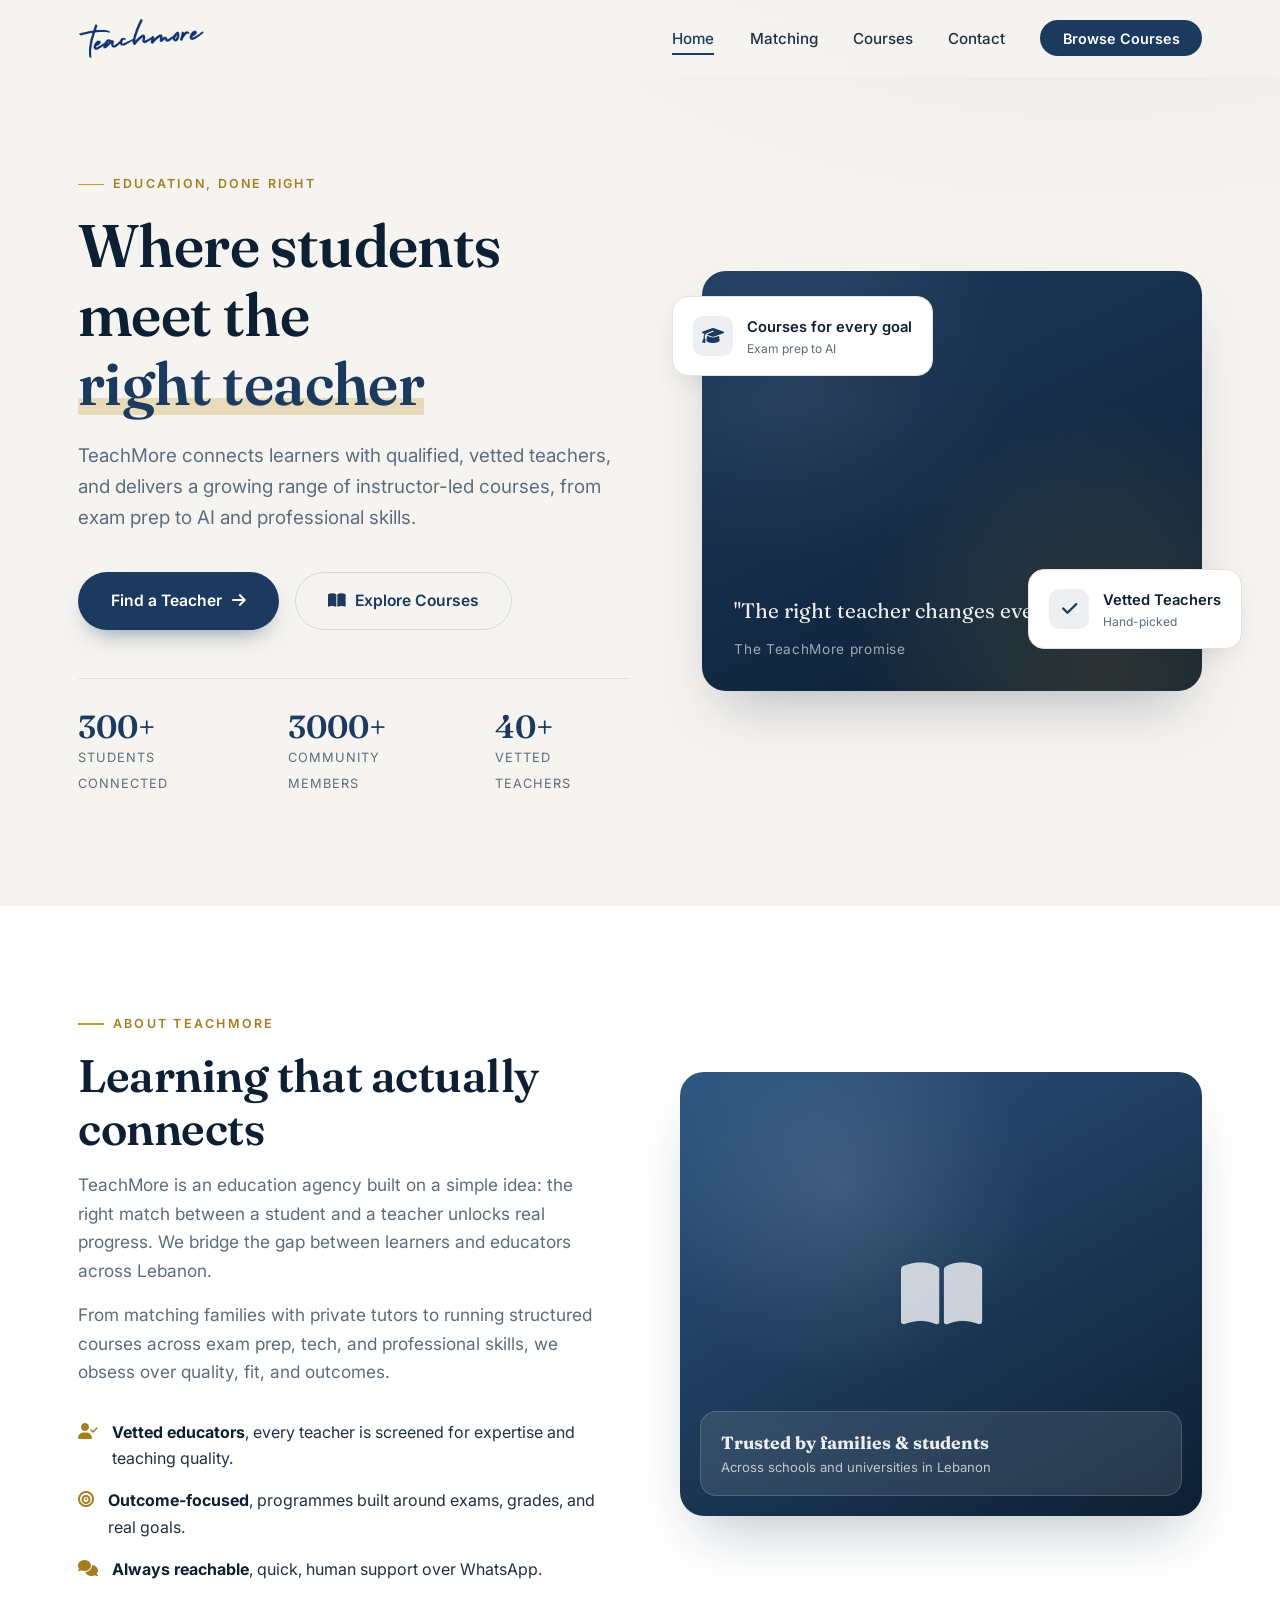
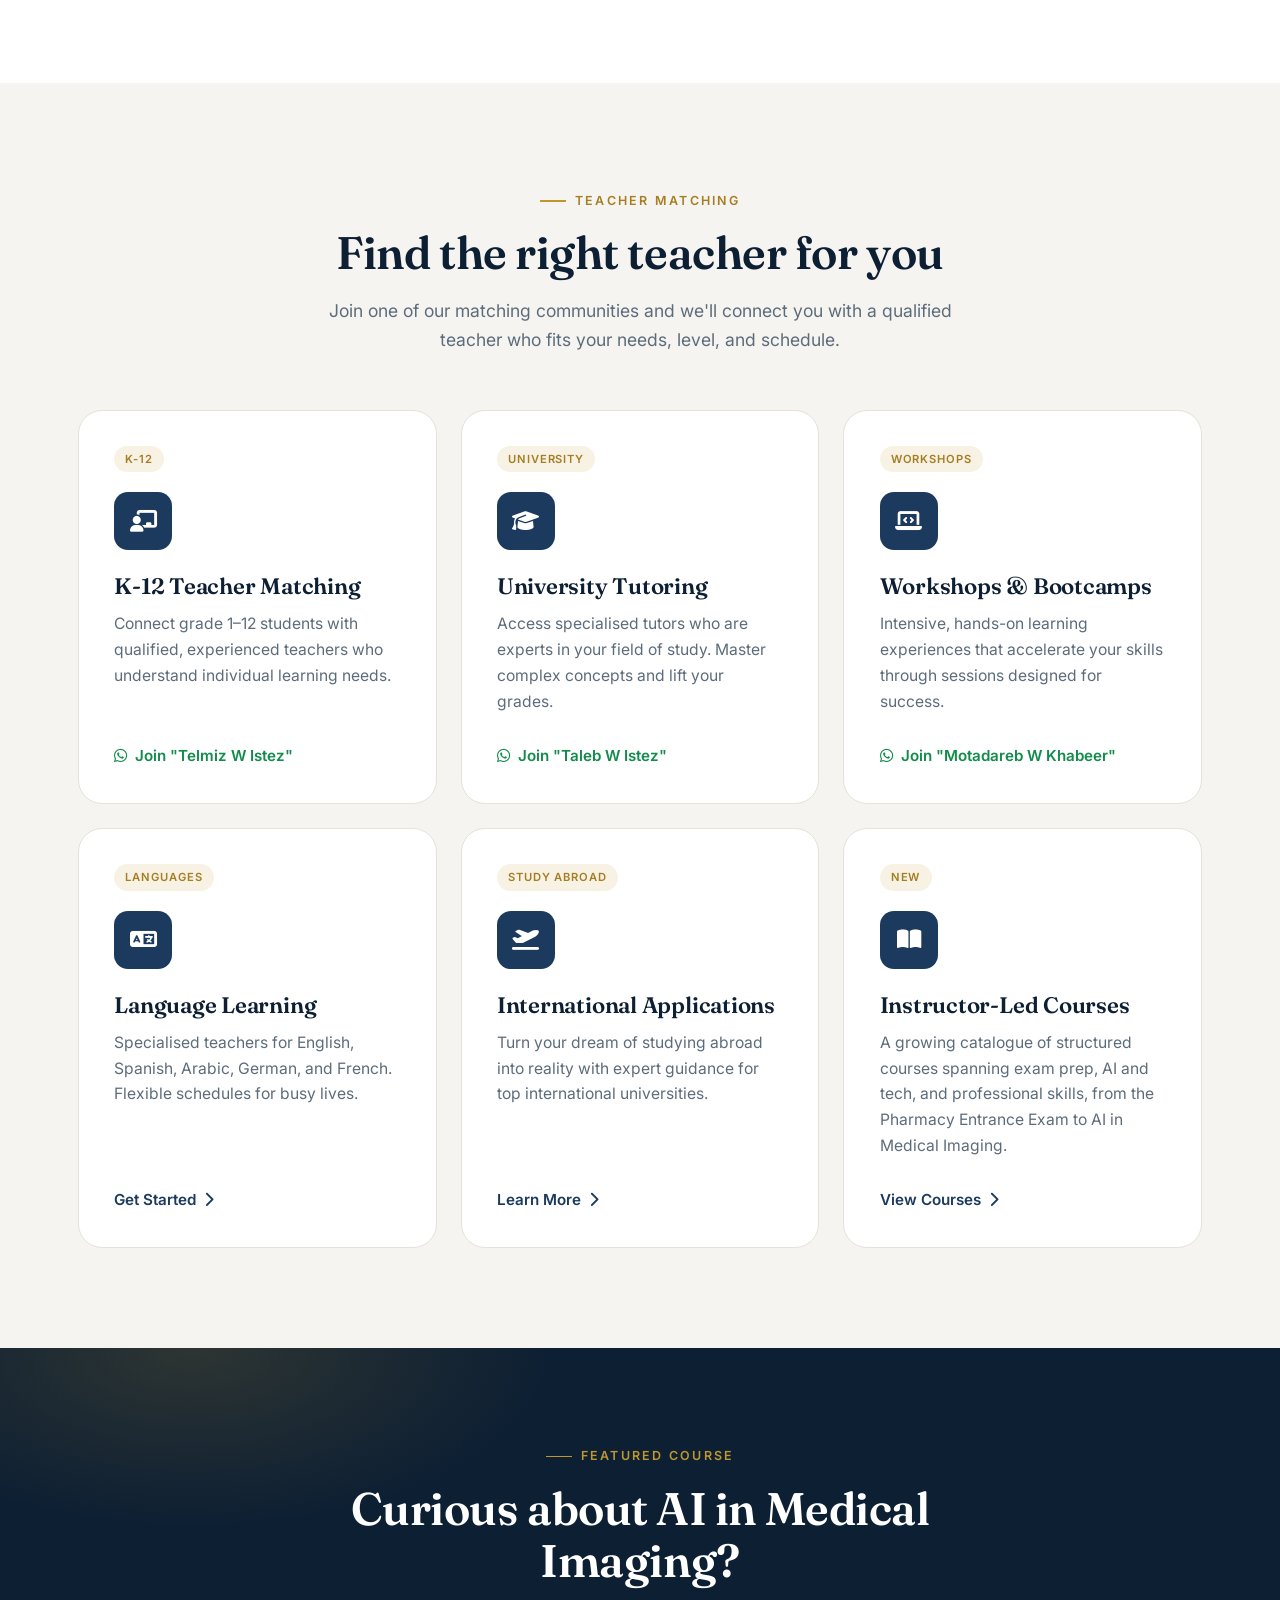
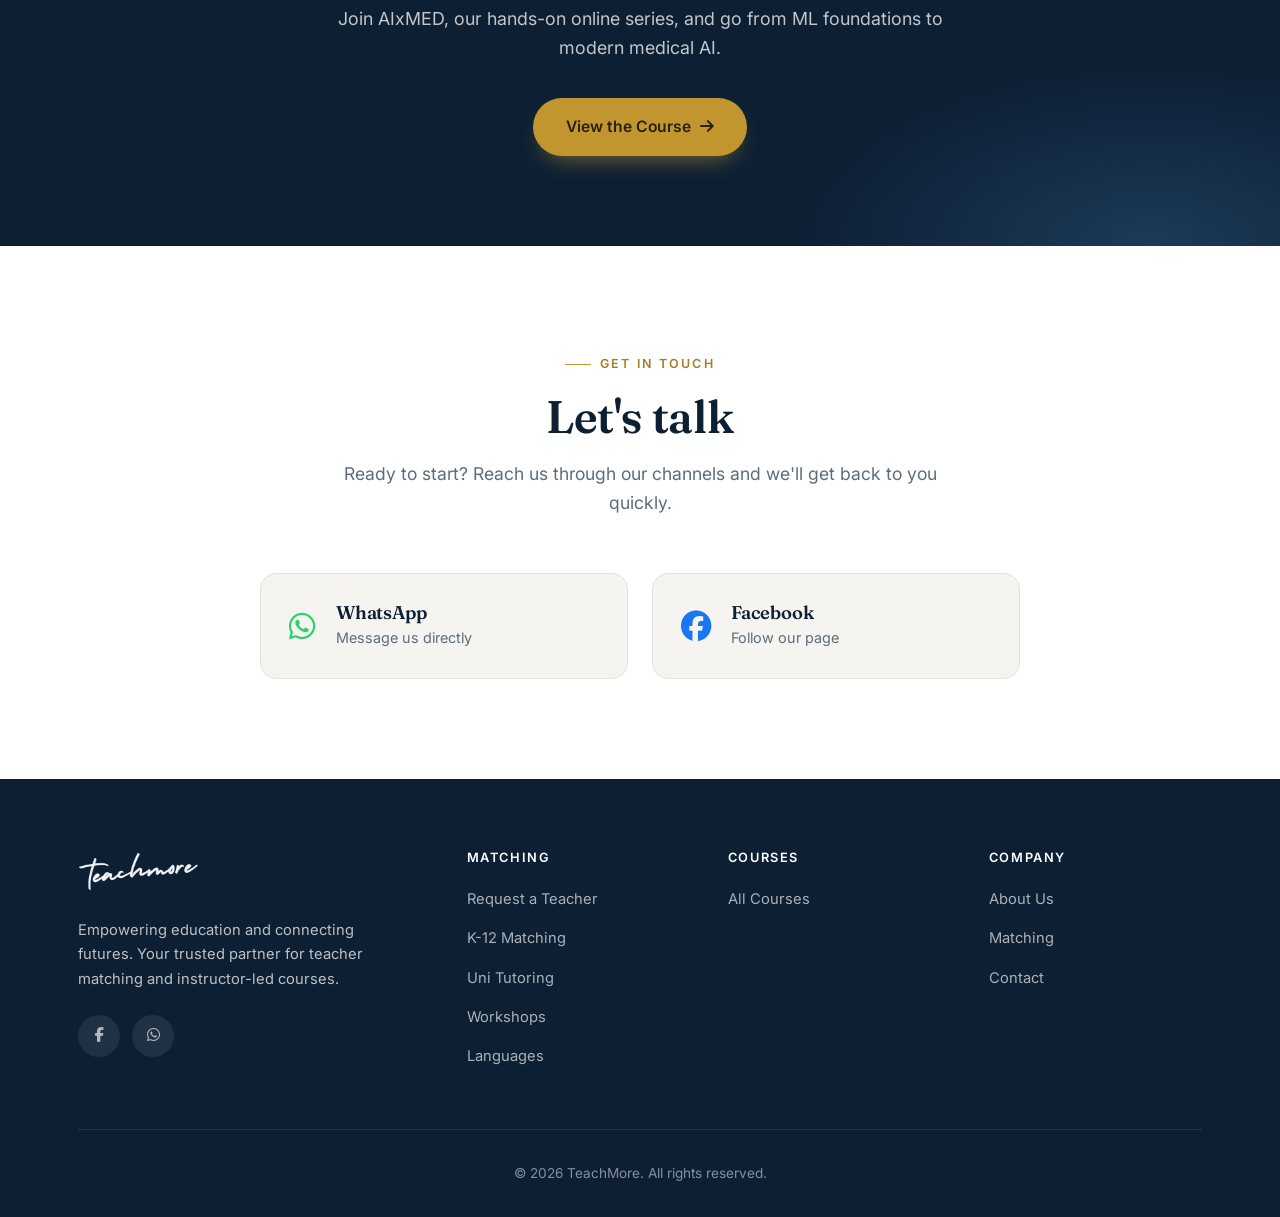
<file: index.html>
<!DOCTYPE html>
<html lang="en">

<head>
    <meta charset="UTF-8">
    <meta name="viewport" content="width=device-width, initial-scale=1.0">

    <title>TeachMore, Teacher Matching & Courses in Lebanon</title>
    <meta name="title" content="TeachMore, Teacher Matching & Courses in Lebanon">
    <meta name="description"
        content="TeachMore connects students with qualified teachers and offers a growing range of instructor-led courses, from exam prep to AI, tech, and professional skills. Find your teacher or enrol in a course today.">
    <meta name="keywords"
        content="teacher matching, tutoring Lebanon, online courses, exam prep, pharmacy entrance exam, AI courses, skills training, K-12 tutoring, university tutoring, TeachMore">
    <meta name="author" content="TeachMore">
    <meta name="robots" content="index, follow">

    <!-- Open Graph -->
    <meta property="og:type" content="website">
    <meta property="og:url" content="https://teachmorelb.github.io/">
    <meta property="og:title" content="TeachMore, Teacher Matching & Courses in Lebanon">
    <meta property="og:description"
        content="Connecting students with qualified teachers and a growing range of instructor-led courses, from exam prep to AI and professional skills, across Lebanon.">
    <meta property="og:image" content="https://teachmorelb.github.io/assets/logo.png">
    <meta property="og:image:alt" content="TeachMore">
    <meta property="og:site_name" content="TeachMore">

    <!-- Twitter -->
    <meta name="twitter:card" content="summary">
    <meta name="twitter:title" content="TeachMore, Teacher Matching & Courses in Lebanon">
    <meta name="twitter:description"
        content="Connecting students with qualified teachers and a growing range of instructor-led courses, from exam prep to AI and professional skills, across Lebanon.">
    <meta name="twitter:image" content="https://teachmorelb.github.io/assets/logo.png">

    <link rel="canonical" href="https://teachmorelb.github.io/">
    <link rel="icon" type="image/png" href="assets/favicon.png">

    <!-- Fonts -->
    <link rel="preconnect" href="https://fonts.googleapis.com">
    <link rel="preconnect" href="https://fonts.gstatic.com" crossorigin>
    <link rel="stylesheet" href="style.css">
    <link
        href="https://fonts.googleapis.com/css2?family=Fraunces:opsz,wght@9..144,500;9..144,600;9..144,700&family=Inter:wght@300;400;500;600;700&display=swap"
        rel="stylesheet">

    <!-- Icons -->
    <link rel="stylesheet" href="https://cdnjs.cloudflare.com/ajax/libs/font-awesome/6.4.0/css/all.min.css"
        crossorigin="anonymous" referrerpolicy="no-referrer">
</head>

<body>
    <!-- Navigation -->
    <nav class="navbar">
        <div class="nav-container">
            <a href="index.html" class="nav-logo"><img src="assets/logo.png" alt="TeachMore"></a>
            <ul class="nav-menu">
                <li><a href="index.html" class="active">Home</a></li>
                <li><a href="index.html#matching">Matching</a></li>
                <li><a href="courses.html">Courses</a></li>
                <li><a href="index.html#contact">Contact</a></li>
                <li><a href="courses.html" class="nav-cta">Browse Courses</a></li>
            </ul>
            <button class="hamburger" aria-label="Menu">
                <span></span><span></span><span></span>
            </button>
        </div>
    </nav>

    <!-- Hero -->
    <header class="hero">
        <div class="container hero-grid">
            <div class="hero-text fade-up">
                <span class="eyebrow">Education, done right</span>
                <h1 class="hero-title">Where students meet the <span class="u">right teacher</span></h1>
                <p class="hero-subtitle">TeachMore connects learners with qualified, vetted teachers, and delivers a
                    growing range of instructor-led courses, from exam prep to AI and professional skills.</p>
                <div class="hero-buttons">
                    <a href="#matching" class="btn btn-primary">Find a Teacher <i class="fas fa-arrow-right"></i></a>
                    <a href="courses.html" class="btn btn-secondary"><i class="fas fa-book-open"></i> Explore Courses</a>
                </div>
                <div class="hero-trust">
                    <div>
                        <span class="num" data-target="300">0+</span>
                        <span class="lbl">Students Connected</span>
                    </div>
                    <div>
                        <span class="num" data-target="3000">0+</span>
                        <span class="lbl">Community Members</span>
                    </div>
                    <div>
                        <span class="num" data-target="40">0+</span>
                        <span class="lbl">Vetted Teachers</span>
                    </div>
                </div>
            </div>
            <div class="hero-visual fade-up">
                <div class="hero-panel">
                    <p class="quote">"The right teacher changes everything."
                        <span>The TeachMore promise</span>
                    </p>
                </div>
                <div class="floating-card fc-1">
                    <i class="fas fa-graduation-cap"></i>
                    <div><b>Courses for every goal</b><small>Exam prep to AI</small></div>
                </div>
                <div class="floating-card fc-2">
                    <i class="fas fa-check"></i>
                    <div><b>Vetted Teachers</b><small>Hand-picked</small></div>
                </div>
            </div>
        </div>
    </header>

    <!-- About -->
    <section id="about" class="about">
        <div class="container about-grid">
            <div class="about-text fade-up">
                <span class="eyebrow">About TeachMore</span>
                <h2>Learning that actually connects</h2>
                <p>TeachMore is an education agency built on a simple idea: the right match between a student and a
                    teacher unlocks real progress. We bridge the gap between learners and educators across Lebanon.</p>
                <p>From matching families with private tutors to running structured courses across exam prep, tech,
                    and professional skills, we obsess over quality, fit, and outcomes.</p>
                <div class="about-values">
                    <div class="v"><i class="fas fa-user-check"></i>
                        <div><b>Vetted educators</b>, every teacher is screened for expertise and teaching quality.</div>
                    </div>
                    <div class="v"><i class="fas fa-bullseye"></i>
                        <div><b>Outcome-focused</b>, programmes built around exams, grades, and real goals.</div>
                    </div>
                    <div class="v"><i class="fas fa-comments"></i>
                        <div><b>Always reachable</b>, quick, human support over WhatsApp.</div>
                    </div>
                </div>
            </div>
            <div class="about-image fade-up">
                <i class="fas fa-book-open"></i>
                <div class="ph-badge">
                    <b>Trusted by families & students</b>
                    <span>Across schools and universities in Lebanon</span>
                </div>
            </div>
        </div>
    </section>

    <!-- Matching Services -->
    <section id="matching" class="services">
        <div class="container">
            <div class="section-head fade-up">
                <span class="eyebrow">Teacher Matching</span>
                <h2>Find the right teacher for you</h2>
                <p>Join one of our matching communities and we'll connect you with a qualified teacher who fits your
                    needs, level, and schedule.</p>
            </div>

            <div class="services-grid">
                <div class="service-item fade-up">
                    <span class="tag">K-12</span>
                    <div class="service-icon"><i class="fas fa-chalkboard-user"></i></div>
                    <h3>K-12 Teacher Matching</h3>
                    <p>Connect grade 1–12 students with qualified, experienced teachers who understand individual
                        learning needs.</p>
                    <a href="https://chat.whatsapp.com/KwsKKcNXwqX7M5Out2ARgs" target="_blank" rel="noopener"
                        class="service-link whatsapp">
                        <i class="fab fa-whatsapp"></i> Join "Telmiz W Istez"
                    </a>
                </div>

                <div class="service-item fade-up">
                    <span class="tag">University</span>
                    <div class="service-icon"><i class="fas fa-graduation-cap"></i></div>
                    <h3>University Tutoring</h3>
                    <p>Access specialised tutors who are experts in your field of study. Master complex concepts and
                        lift your grades.</p>
                    <a href="https://chat.whatsapp.com/IwwgOROMS3v5KWUKy29mbH" target="_blank" rel="noopener"
                        class="service-link whatsapp">
                        <i class="fab fa-whatsapp"></i> Join "Taleb W Istez"
                    </a>
                </div>

                <div class="service-item fade-up">
                    <span class="tag">Workshops</span>
                    <div class="service-icon"><i class="fas fa-laptop-code"></i></div>
                    <h3>Workshops & Bootcamps</h3>
                    <p>Intensive, hands-on learning experiences that accelerate your skills through sessions designed for
                        success.</p>
                    <a href="https://chat.whatsapp.com/Fd8hXQdgwLoE1ZRHeR8HTT" target="_blank" rel="noopener"
                        class="service-link whatsapp">
                        <i class="fab fa-whatsapp"></i> Join "Motadareb W Khabeer"
                    </a>
                </div>

                <div class="service-item fade-up">
                    <span class="tag">Languages</span>
                    <div class="service-icon"><i class="fas fa-language"></i></div>
                    <h3>Language Learning</h3>
                    <p>Specialised teachers for English, Spanish, Arabic, German, and French. Flexible schedules for busy
                        lives.</p>
                    <a href="#contact" class="service-link">Get Started <i class="fas fa-chevron-right"></i></a>
                </div>

                <div class="service-item fade-up">
                    <span class="tag">Study Abroad</span>
                    <div class="service-icon"><i class="fas fa-plane-departure"></i></div>
                    <h3>International Applications</h3>
                    <p>Turn your dream of studying abroad into reality with expert guidance for top international
                        universities.</p>
                    <a href="#contact" class="service-link">Learn More <i class="fas fa-chevron-right"></i></a>
                </div>

                <div class="service-item fade-up">
                    <span class="tag">New</span>
                    <div class="service-icon"><i class="fas fa-book-open"></i></div>
                    <h3>Instructor-Led Courses</h3>
                    <p>A growing catalogue of structured courses spanning exam prep, AI and tech, and professional
                        skills, from the Pharmacy Entrance Exam to AI in Medical Imaging.</p>
                    <a href="courses.html" class="service-link">View Courses <i class="fas fa-chevron-right"></i></a>
                </div>
            </div>
        </div>
    </section>

    <!-- CTA band -->
    <section class="cta-band">
        <div class="container cta-inner fade-up">
            <span class="eyebrow" style="color: var(--accent); justify-content:center;">Featured Course</span>
            <h2>Curious about AI in Medical Imaging?</h2>
            <p>Join AIxMED, our hands-on online series, and go from ML foundations to modern medical AI.</p>
            <a href="ai-medical-imaging.html" class="btn btn-accent">View the Course <i class="fas fa-arrow-right"></i></a>
        </div>
    </section>

    <!-- Contact -->
    <section id="contact" class="contact">
        <div class="container">
            <div class="section-head fade-up">
                <span class="eyebrow">Get in touch</span>
                <h2>Let's talk</h2>
                <p>Ready to start? Reach us through our channels and we'll get back to you quickly.</p>
            </div>
            <div class="contact-links fade-up">
                <a href="https://wa.me/96171277970" target="_blank" rel="noopener" class="contact-link whatsapp-link">
                    <i class="fab fa-whatsapp"></i>
                    <div>
                        <h3>WhatsApp</h3>
                        <p>Message us directly</p>
                    </div>
                </a>
                <a href="https://www.facebook.com/profile.php?id=61578971036355" target="_blank" rel="noopener"
                    class="contact-link facebook-link">
                    <i class="fab fa-facebook"></i>
                    <div>
                        <h3>Facebook</h3>
                        <p>Follow our page</p>
                    </div>
                </a>
            </div>
        </div>
    </section>

    <!-- Footer -->
    <footer class="footer">
        <div class="container">
            <div class="footer-content">
                <div class="footer-brand footer-section">
                    <img src="assets/logo.png" alt="TeachMore">
                    <p class="footer-description">Empowering education and connecting futures. Your trusted partner for
                        teacher matching and instructor-led courses.</p>
                    <div class="social-links">
                        <a href="https://www.facebook.com/profile.php?id=61578971036355" target="_blank" rel="noopener"
                            aria-label="Facebook"><i class="fab fa-facebook-f"></i></a>
                        <a href="https://wa.me/96171277970" target="_blank" rel="noopener" aria-label="WhatsApp"><i
                                class="fab fa-whatsapp"></i></a>
                    </div>
                </div>
                <div class="footer-section">
                    <h4>Matching</h4>
                    <ul>
                        <li><a href="studentandteacher.html">Request a Teacher</a></li>
                        <li><a href="https://chat.whatsapp.com/KwsKKcNXwqX7M5Out2ARgs" target="_blank" rel="noopener">K-12 Matching</a></li>
                        <li><a href="https://chat.whatsapp.com/IwwgOROMS3v5KWUKy29mbH" target="_blank" rel="noopener">Uni Tutoring</a></li>
                        <li><a href="https://chat.whatsapp.com/Fd8hXQdgwLoE1ZRHeR8HTT" target="_blank" rel="noopener">Workshops</a></li>
                        <li><a href="index.html#contact">Languages</a></li>
                    </ul>
                </div>
                <div class="footer-section">
                    <h4>Courses</h4>
                    <ul>
                        <li><a href="courses.html">All Courses</a></li>
                    </ul>
                </div>
                <div class="footer-section">
                    <h4>Company</h4>
                    <ul>
                        <li><a href="index.html#about">About Us</a></li>
                        <li><a href="index.html#matching">Matching</a></li>
                        <li><a href="index.html#contact">Contact</a></li>
                    </ul>
                </div>
            </div>
            <div class="footer-bottom">
                <p>&copy; 2026 TeachMore. All rights reserved.</p>
            </div>
        </div>
    </footer>

    <script src="script.js"></script>
</body>

</html>
</file>
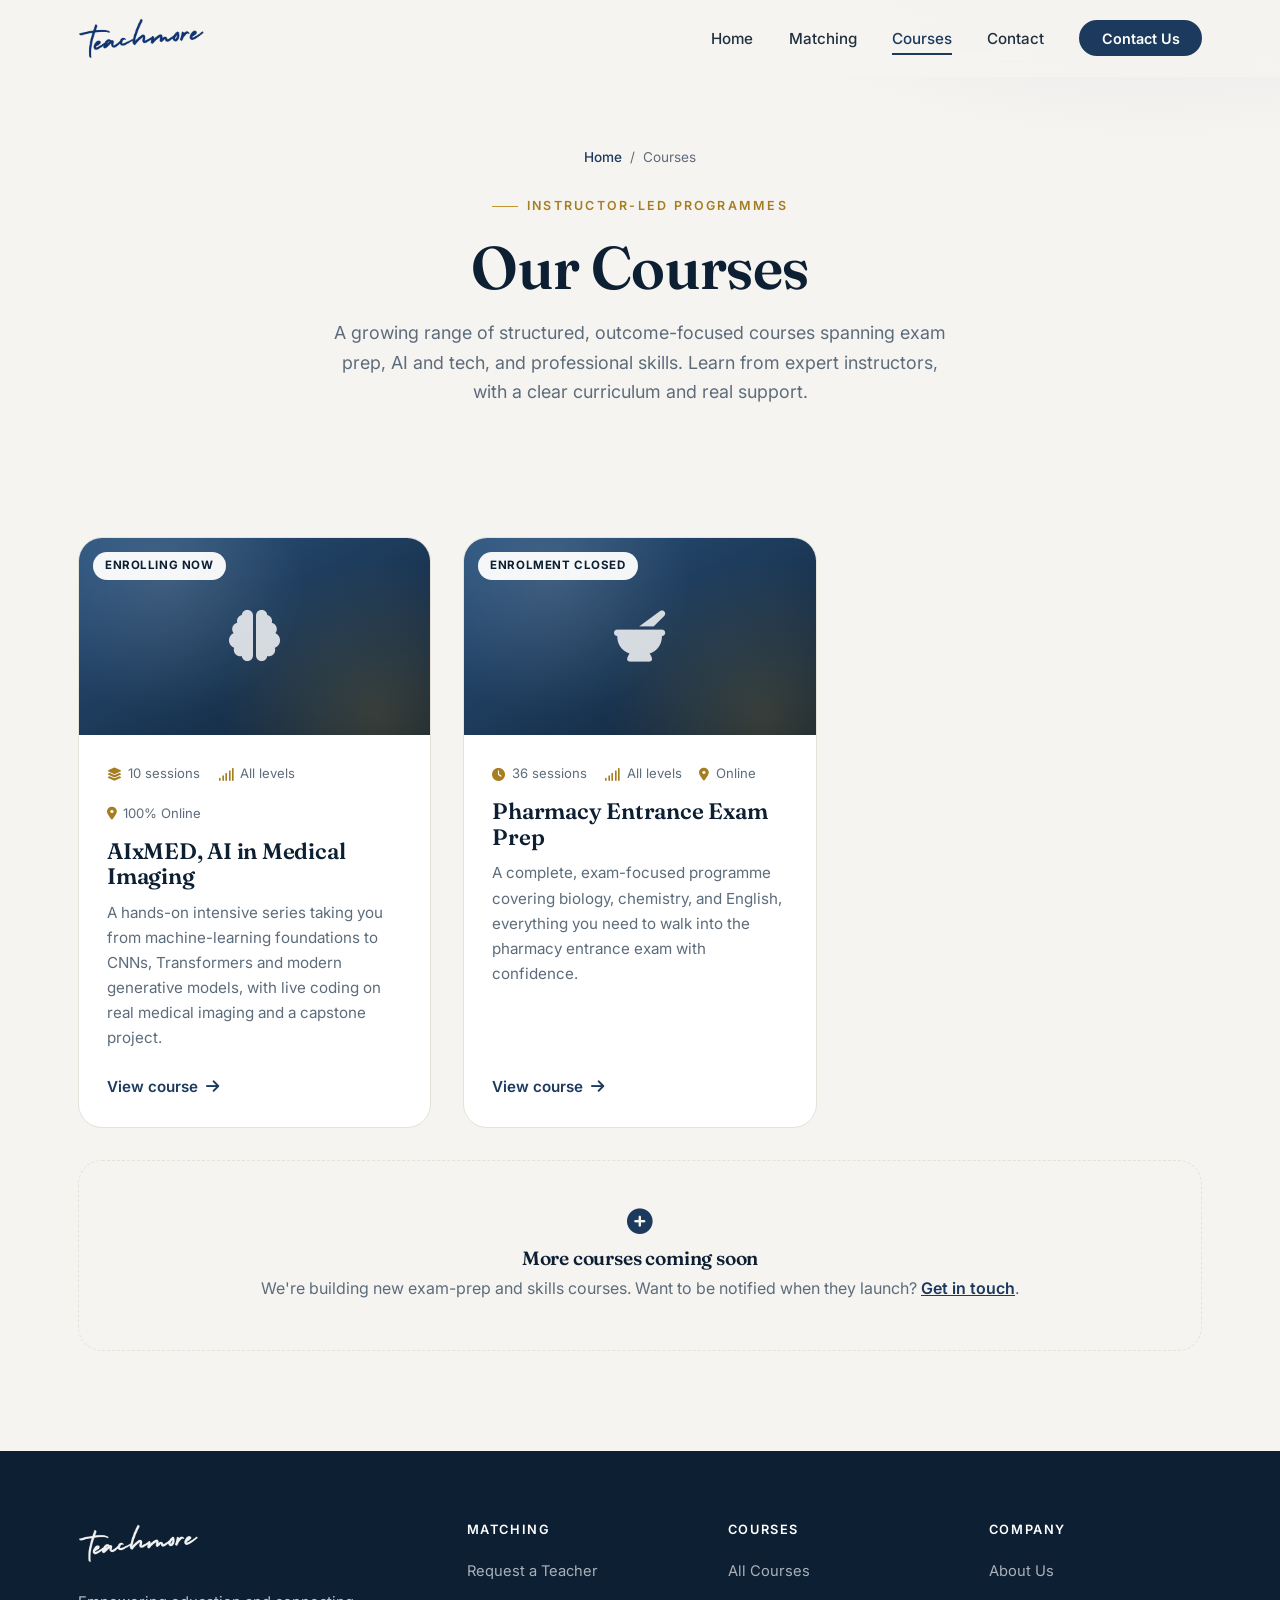
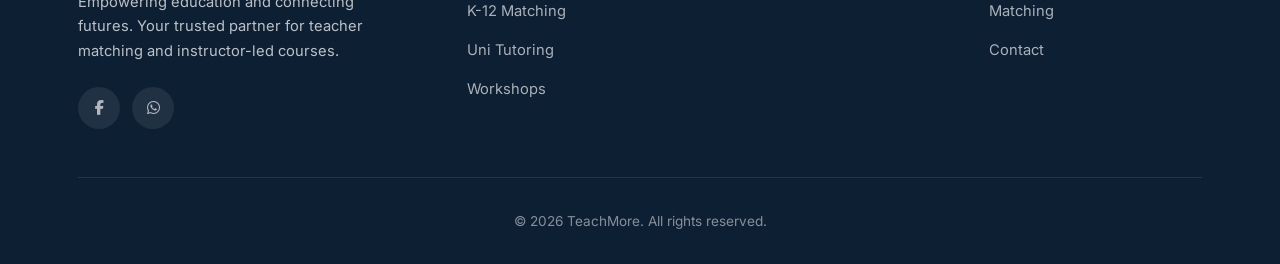
<file: courses.html>
<!DOCTYPE html>
<html lang="en">

<head>
    <meta charset="UTF-8">
    <meta name="viewport" content="width=device-width, initial-scale=1.0">

    <title>Courses | TeachMore | Exam-Prep & Structured Learning</title>
    <meta name="description"
        content="Browse TeachMore's instructor-led courses, including AIxMED (AI in medical imaging) and the Pharmacy Entrance Exam preparation course.">
    <link rel="canonical" href="https://teachmorelb.github.io/courses.html">
    <link rel="icon" type="image/png" href="assets/favicon.png">

    <link rel="preconnect" href="https://fonts.googleapis.com">
    <link rel="preconnect" href="https://fonts.gstatic.com" crossorigin>
    <link rel="stylesheet" href="style.css">
    <link
        href="https://fonts.googleapis.com/css2?family=Fraunces:opsz,wght@9..144,500;9..144,600;9..144,700&family=Inter:wght@300;400;500;600;700&display=swap"
        rel="stylesheet">
    <link rel="stylesheet" href="https://cdnjs.cloudflare.com/ajax/libs/font-awesome/6.4.0/css/all.min.css"
        crossorigin="anonymous" referrerpolicy="no-referrer">
</head>

<body>
    <!-- Navigation -->
    <nav class="navbar">
        <div class="nav-container">
            <a href="index.html" class="nav-logo"><img src="assets/logo.png" alt="TeachMore"></a>
            <ul class="nav-menu">
                <li><a href="index.html">Home</a></li>
                <li><a href="index.html#matching">Matching</a></li>
                <li><a href="courses.html" class="active">Courses</a></li>
                <li><a href="index.html#contact">Contact</a></li>
                <li><a href="index.html#contact" class="nav-cta">Contact Us</a></li>
            </ul>
            <button class="hamburger" aria-label="Menu">
                <span></span><span></span><span></span>
            </button>
        </div>
    </nav>

    <!-- Page hero -->
    <header class="page-hero">
        <div class="container fade-up">
            <nav class="breadcrumb"><a href="index.html">Home</a> &nbsp;/&nbsp; Courses</nav>
            <span class="eyebrow" style="justify-content:center;">Instructor-led programmes</span>
            <h1>Our Courses</h1>
            <p>A growing range of structured, outcome-focused courses spanning exam prep, AI and tech, and
                professional skills. Learn from expert instructors, with a clear curriculum and real support.</p>
        </div>
    </header>

    <!-- Courses grid -->
    <section class="courses-list">
        <div class="container">
            <div class="courses-grid">
                <!-- Course 1: AI in Medical Imaging -->
                <a href="ai-medical-imaging.html" class="course-card fade-up">
                    <div class="thumb">
                        <span class="pill">Enrolling Now</span>
                        <i class="fas fa-brain"></i>
                    </div>
                    <div class="body">
                        <div class="meta">
                            <span><i class="fas fa-layer-group"></i> 10 sessions</span>
                            <span><i class="fas fa-signal"></i> All levels</span>
                            <span><i class="fas fa-location-dot"></i> 100% Online</span>
                        </div>
                        <h3>AIxMED, AI in Medical Imaging</h3>
                        <p>A hands-on intensive series taking you from machine-learning foundations to CNNs, Transformers and modern generative models, with live coding on real medical imaging and a capstone project.</p>
                        <span class="go">View course <i class="fas fa-arrow-right"></i></span>
                    </div>
                </a>

                <!-- Course 2: Pharmacy Entrance Exam -->
                <a href="pharmacy-entrance-exam.html" class="course-card fade-up">
                    <div class="thumb">
                        <span class="pill">Enrolment Closed</span>
                        <i class="fas fa-mortar-pestle"></i>
                    </div>
                    <div class="body">
                        <div class="meta">
                            <span><i class="fas fa-clock"></i> 36 sessions</span>
                            <span><i class="fas fa-signal"></i> All levels</span>
                            <span><i class="fas fa-location-dot"></i> Online</span>
                        </div>
                        <h3>Pharmacy Entrance Exam Prep</h3>
                        <p>A complete, exam-focused programme covering biology, chemistry, and English, everything you need to walk into the pharmacy entrance exam with confidence.</p>
                        <span class="go">View course <i class="fas fa-arrow-right"></i></span>
                    </div>
                </a>

                <!-- Coming soon placeholder -->
                <div class="courses-empty fade-up">
                    <i class="fas fa-plus-circle" style="font-size:1.6rem; color:var(--ink); margin-bottom:0.75rem;"></i>
                    <h3 style="font-size:1.2rem; margin-bottom:0.4rem;">More courses coming soon</h3>
                    <p style="margin:0;">We're building new exam-prep and skills courses. Want to be notified when they
                        launch? <a href="index.html#contact" style="color:var(--ink); font-weight:600;">Get in touch</a>.</p>
                </div>
            </div>
        </div>
    </section>

    <!-- Footer -->
    <footer class="footer">
        <div class="container">
            <div class="footer-content">
                <div class="footer-brand footer-section">
                    <img src="assets/logo.png" alt="TeachMore">
                    <p class="footer-description">Empowering education and connecting futures. Your trusted partner for
                        teacher matching and instructor-led courses.</p>
                    <div class="social-links">
                        <a href="https://www.facebook.com/profile.php?id=61578971036355" target="_blank" rel="noopener"
                            aria-label="Facebook"><i class="fab fa-facebook-f"></i></a>
                        <a href="https://wa.me/96171277970" target="_blank" rel="noopener" aria-label="WhatsApp"><i
                                class="fab fa-whatsapp"></i></a>
                    </div>
                </div>
                <div class="footer-section">
                    <h4>Matching</h4>
                    <ul>
                        <li><a href="studentandteacher.html">Request a Teacher</a></li>
                        <li><a href="https://chat.whatsapp.com/KwsKKcNXwqX7M5Out2ARgs" target="_blank" rel="noopener">K-12 Matching</a></li>
                        <li><a href="https://chat.whatsapp.com/IwwgOROMS3v5KWUKy29mbH" target="_blank" rel="noopener">Uni Tutoring</a></li>
                        <li><a href="https://chat.whatsapp.com/Fd8hXQdgwLoE1ZRHeR8HTT" target="_blank" rel="noopener">Workshops</a></li>
                    </ul>
                </div>
                <div class="footer-section">
                    <h4>Courses</h4>
                    <ul>
                        <li><a href="courses.html">All Courses</a></li>
                    </ul>
                </div>
                <div class="footer-section">
                    <h4>Company</h4>
                    <ul>
                        <li><a href="index.html#about">About Us</a></li>
                        <li><a href="index.html#matching">Matching</a></li>
                        <li><a href="index.html#contact">Contact</a></li>
                    </ul>
                </div>
            </div>
            <div class="footer-bottom">
                <p>&copy; 2026 TeachMore. All rights reserved.</p>
            </div>
        </div>
    </footer>

    <script src="script.js"></script>
</body>

</html>
</file>
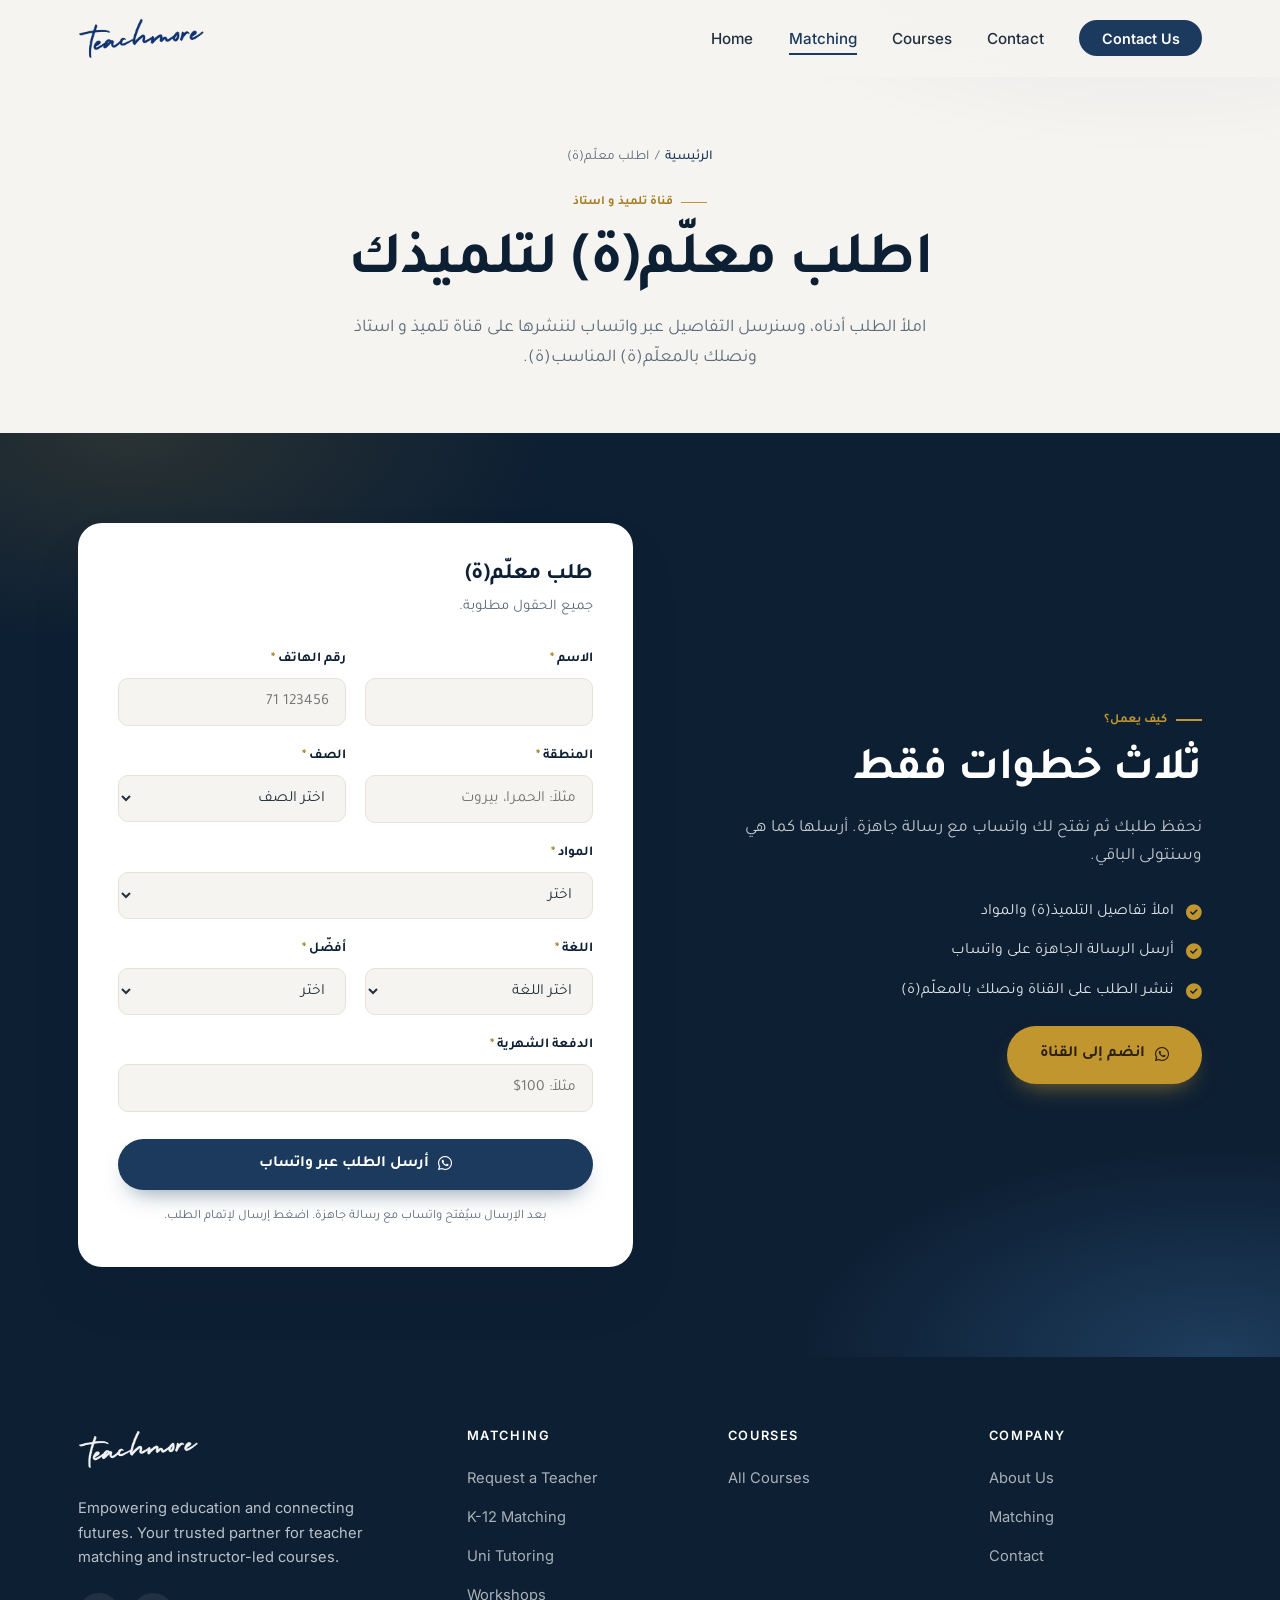
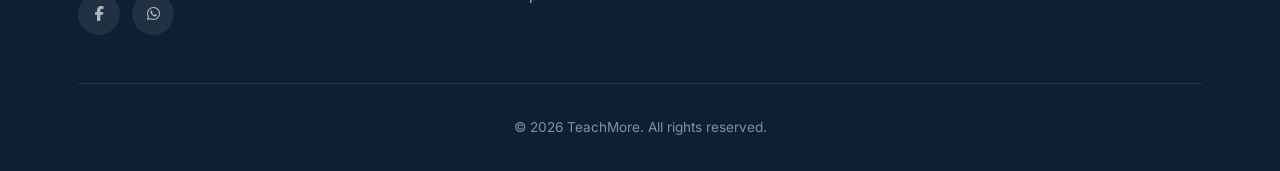
<file: studentandteacher.html>
<!DOCTYPE html>
<html lang="en">

<head>
    <meta charset="UTF-8">
    <meta name="viewport" content="width=device-width, initial-scale=1.0">

    <title>اطلب معلّم(ة) | TeachMore</title>
    <meta name="description"
        content="اطلب معلّماً أو معلّمة لابنك أو ابنتك عبر TeachMore. املأ الطلب وسننشره على قناة تلميذ و استاذ على واتساب.">
    <link rel="canonical" href="https://teachmorelb.com/studentandteacher">
    <link rel="icon" type="image/png" href="assets/favicon.png">

    <link rel="preconnect" href="https://fonts.googleapis.com">
    <link rel="preconnect" href="https://fonts.gstatic.com" crossorigin>
    <link rel="stylesheet" href="style.css">
    <link
        href="https://fonts.googleapis.com/css2?family=Fraunces:opsz,wght@9..144,500;9..144,600;9..144,700&family=Inter:wght@300;400;500;600;700&family=Tajawal:wght@400;500;700;800&display=swap"
        rel="stylesheet">
    <link rel="stylesheet" href="https://cdnjs.cloudflare.com/ajax/libs/font-awesome/6.4.0/css/all.min.css"
        crossorigin="anonymous" referrerpolicy="no-referrer">
</head>

<body>
    <!-- Navigation -->
    <nav class="navbar">
        <div class="nav-container">
            <a href="index.html" class="nav-logo"><img src="assets/logo.png" alt="TeachMore"></a>
            <ul class="nav-menu">
                <li><a href="index.html">Home</a></li>
                <li><a href="index.html#matching" class="active">Matching</a></li>
                <li><a href="courses.html">Courses</a></li>
                <li><a href="index.html#contact">Contact</a></li>
                <li><a href="index.html#contact" class="nav-cta">Contact Us</a></li>
            </ul>
            <button class="hamburger" aria-label="Menu">
                <span></span><span></span><span></span>
            </button>
        </div>
    </nav>

    <main dir="rtl" lang="ar" class="rtl">
        <!-- Page hero -->
        <header class="page-hero">
            <div class="container fade-up">
                <nav class="breadcrumb"><a href="index.html">الرئيسية</a> &nbsp;/&nbsp; اطلب معلّم(ة)</nav>
                <span class="eyebrow" style="justify-content:center;">قناة تلميذ و استاذ</span>
                <h1>اطلب معلّم(ة) لتلميذك</h1>
                <p>املأ الطلب أدناه، وسنرسل التفاصيل عبر واتساب لننشرها على قناة تلميذ و استاذ ونصلك بالمعلّم(ة)
                    المناسب(ة).</p>
            </div>
        </header>

        <!-- Request form -->
        <section class="enroll" id="request">
            <div class="container">
                <div class="enroll-grid">
                    <div class="enroll-copy fade-up">
                        <span class="eyebrow">كيف يعمل؟</span>
                        <h2>ثلاث خطوات فقط</h2>
                        <p>نحفظ طلبك ثم نفتح لك واتساب مع رسالة جاهزة. أرسلها كما هي وسنتولى الباقي.</p>
                        <ul class="points">
                            <li><i class="fas fa-circle-check"></i> املأ تفاصيل التلميذ(ة) والمواد</li>
                            <li><i class="fas fa-circle-check"></i> أرسل الرسالة الجاهزة على واتساب</li>
                            <li><i class="fas fa-circle-check"></i> ننشر الطلب على القناة ونصلك بالمعلّم(ة)</li>
                        </ul>
                        <a href="https://whatsapp.com/channel/0029Vb94oC3HAdNeLfho9l29" target="_blank" rel="noopener"
                            class="btn btn-accent channel-btn"><i class="fab fa-whatsapp"></i> انضم إلى القناة</a>
                    </div>

                    <div class="form-card fade-up">
                        <div id="requestFormWrap">
                            <h3>طلب معلّم(ة)</h3>
                            <p class="sub">جميع الحقول مطلوبة.</p>
                            <form id="requestForm" novalidate>
                                <div class="form-row">
                                    <div class="form-field">
                                        <label for="name">الاسم <span class="req">*</span></label>
                                        <input type="text" id="name" name="name" autocomplete="name" required>
                                    </div>
                                    <div class="form-field">
                                        <label for="phone">رقم الهاتف <span class="req">*</span></label>
                                        <input type="tel" id="phone" name="phone" dir="ltr" inputmode="tel"
                                            autocomplete="tel" placeholder="71 123456" pattern="[+0-9\s\-]{7,}" required>
                                    </div>
                                </div>

                                <div class="form-row">
                                    <div class="form-field">
                                        <label for="area">المنطقة <span class="req">*</span></label>
                                        <input type="text" id="area" name="area" placeholder="مثلاً: الحمرا، بيروت" required>
                                    </div>
                                    <div class="form-field">
                                        <label for="grade">الصف <span class="req">*</span></label>
                                        <select id="grade" name="grade" required>
                                            <option value="" disabled selected>اختر الصف</option>
                                            <option value="KG1">KG1</option>
                                            <option value="KG2">KG2</option>
                                            <option value="KG3">KG3</option>
                                            <option value="الأول">الأول</option>
                                            <option value="الثاني">الثاني</option>
                                            <option value="الثالث">الثالث</option>
                                            <option value="الرابع">الرابع</option>
                                            <option value="الخامس">الخامس</option>
                                            <option value="السادس">السادس</option>
                                            <option value="السابع">السابع</option>
                                            <option value="الثامن">الثامن</option>
                                            <option value="التاسع">التاسع</option>
                                            <option value="الأول ثانوي">الأول ثانوي</option>
                                            <option value="الثاني ثانوي">الثاني ثانوي</option>
                                            <option value="الثالث ثانوي">الثالث ثانوي</option>
                                        </select>
                                    </div>
                                </div>

                                <div class="form-field">
                                    <label for="subjectType">المواد <span class="req">*</span></label>
                                    <select id="subjectType" name="subjectType" required>
                                        <option value="" disabled selected>اختر</option>
                                        <option value="أجندة">أجندة (كل المواد)</option>
                                        <option value="specific">مواد محددة</option>
                                    </select>
                                </div>

                                <div class="form-field" id="subjectsField" hidden>
                                    <label for="subjects">المواد المطلوبة <span class="req">*</span></label>
                                    <input type="text" id="subjects" name="subjects" placeholder="مثلاً: رياضيات، فيزياء">
                                </div>

                                <div class="form-row">
                                    <div class="form-field">
                                        <label for="language">اللغة <span class="req">*</span></label>
                                        <select id="language" name="language" required>
                                            <option value="" disabled selected>اختر اللغة</option>
                                            <option value="انكليزي">انكليزي</option>
                                            <option value="فرنسي">فرنسي</option>
                                        </select>
                                    </div>
                                    <div class="form-field">
                                        <label for="teacher">أفضّل <span class="req">*</span></label>
                                        <select id="teacher" name="teacher" required>
                                            <option value="" disabled selected>اختر</option>
                                            <option value="معلمة">معلمة</option>
                                            <option value="معلم">معلم</option>
                                            <option value="لا تفضيل">لا تفضيل</option>
                                        </select>
                                    </div>
                                </div>

                                <div class="form-field">
                                    <label for="payment">الدفعة الشهرية <span class="req">*</span></label>
                                    <input type="text" id="payment" name="payment" placeholder="مثلاً: 100$" required>
                                </div>

                                <!-- Honeypot: hidden from people, bots fill it -->
                                <input type="text" id="website" name="website" tabindex="-1" autocomplete="off"
                                    aria-hidden="true" style="position:absolute;left:-9999px;">

                                <p class="form-error" id="formError" hidden>الرجاء تعبئة جميع الحقول بشكل صحيح.</p>

                                <button type="submit" class="btn btn-primary"><i class="fab fa-whatsapp"></i> أرسل الطلب عبر واتساب</button>
                                <p class="form-note">بعد الإرسال سيُفتح واتساب مع رسالة جاهزة. اضغط إرسال لإتمام الطلب.</p>
                            </form>
                        </div>

                        <!-- Success message (shown after submit) -->
                        <div id="requestSuccess" class="enroll-success" hidden>
                            <div class="success-icon"><i class="fas fa-circle-check"></i></div>
                            <h3>تم حفظ طلبك!</h3>
                            <p class="sub">إذا لم يُفتح واتساب تلقائياً، اضغط على الزر أدناه وأرسل الرسالة.</p>
                            <a id="whatsappLink" class="btn btn-primary" href="#" target="_blank" rel="noopener"><i
                                    class="fab fa-whatsapp"></i> افتح واتساب</a>
                        </div>
                    </div>
                </div>
            </div>
        </section>
    </main>

    <!-- Footer -->
    <footer class="footer">
        <div class="container">
            <div class="footer-content">
                <div class="footer-brand footer-section">
                    <img src="assets/logo.png" alt="TeachMore">
                    <p class="footer-description">Empowering education and connecting futures. Your trusted partner for
                        teacher matching and instructor-led courses.</p>
                    <div class="social-links">
                        <a href="https://www.facebook.com/profile.php?id=61578971036355" target="_blank" rel="noopener"
                            aria-label="Facebook"><i class="fab fa-facebook-f"></i></a>
                        <a href="https://wa.me/96171277970" target="_blank" rel="noopener" aria-label="WhatsApp"><i
                                class="fab fa-whatsapp"></i></a>
                    </div>
                </div>
                <div class="footer-section">
                    <h4>Matching</h4>
                    <ul>
                        <li><a href="studentandteacher.html">Request a Teacher</a></li>
                        <li><a href="https://chat.whatsapp.com/KwsKKcNXwqX7M5Out2ARgs" target="_blank" rel="noopener">K-12 Matching</a></li>
                        <li><a href="https://chat.whatsapp.com/IwwgOROMS3v5KWUKy29mbH" target="_blank" rel="noopener">Uni Tutoring</a></li>
                        <li><a href="https://chat.whatsapp.com/Fd8hXQdgwLoE1ZRHeR8HTT" target="_blank" rel="noopener">Workshops</a></li>
                    </ul>
                </div>
                <div class="footer-section">
                    <h4>Courses</h4>
                    <ul>
                        <li><a href="courses.html">All Courses</a></li>
                    </ul>
                </div>
                <div class="footer-section">
                    <h4>Company</h4>
                    <ul>
                        <li><a href="index.html#about">About Us</a></li>
                        <li><a href="index.html#matching">Matching</a></li>
                        <li><a href="index.html#contact">Contact</a></li>
                    </ul>
                </div>
            </div>
            <div class="footer-bottom">
                <p>&copy; 2026 TeachMore. All rights reserved.</p>
            </div>
        </div>
    </footer>

    <script src="script.js"></script>
    <script>
    // ============================ Student & teacher request ============================
    (function () {
        // Google Apps Script web app URL that appends each request to the sheet
        const SHEET_ENDPOINT = 'https://script.google.com/macros/s/AKfycbynuW843Waj9fhuKK9jm_aAeGWwDYEKwX8NpIfS8iuJnss4g3gzvqsDoRUqXzUrDPSb/exec';
        const WHATSAPP_NUMBER = '96171277970';
        // reCAPTCHA v3 site key (public); the secret key lives only in the Apps Script
        const RECAPTCHA_SITE_KEY = '6Lc1Q-otAAAAAN67tQ-BboBvu_TX_8dzaFwZg-SS';

        const form = document.getElementById('requestForm');
        if (!form) return;

        if (RECAPTCHA_SITE_KEY) {
            const rc = document.createElement('script');
            rc.src = 'https://www.google.com/recaptcha/api.js?render=' + RECAPTCHA_SITE_KEY;
            rc.async = true;
            document.head.appendChild(rc);
        }

        function getRecaptchaToken() {
            if (!RECAPTCHA_SITE_KEY || !window.grecaptcha) return Promise.resolve('');
            return new Promise(function (resolve) {
                grecaptcha.ready(function () {
                    grecaptcha.execute(RECAPTCHA_SITE_KEY, { action: 'submit' }).then(resolve, function () { resolve(''); });
                });
            });
        }

        const subjectType = document.getElementById('subjectType');
        const subjectsField = document.getElementById('subjectsField');
        const subjectsInput = document.getElementById('subjects');
        const formError = document.getElementById('formError');

        subjectType.addEventListener('change', function () {
            const specific = subjectType.value === 'specific';
            subjectsField.hidden = !specific;
            subjectsInput.required = specific;
            if (specific) subjectsInput.focus();
        });

        function buildMessage(data) {
            const wanted = data.teacher === 'لا تفضيل' ? 'معلم(ة)' : data.teacher;
            return [
                'مطلوب ' + wanted,
                'لتلميذ(ة) في الصف ' + data.grade,
                'المواد: ' + data.subject,
                'اللغة: ' + data.language,
                'الدفع: ' + data.payment,
                'للتواصل: 71 277970',
                '',
                'قناة تلميذ و استاذ (Teachmore)',
                'للإنضمام: https://whatsapp.com/channel/0029Vb94oC3HAdNeLfho9l29',
                'لطلب معلم(ة): www.teachmorelb.com/studentandteacher',
                ''
            ].join('\n');
        }

        form.addEventListener('submit', function (e) {
            e.preventDefault();
            if (!form.checkValidity()) {
                formError.hidden = false;
                form.reportValidity();
                return;
            }
            formError.hidden = true;

            const val = function (id) { return document.getElementById(id).value.trim(); };
            const data = {
                name: val('name'),
                phone: val('phone'),
                area: val('area'),
                grade: val('grade'),
                subject: subjectType.value === 'specific' ? val('subjects') : subjectType.value,
                language: val('language'),
                teacher: val('teacher'),
                payment: val('payment')
            };

            const waLink = 'https://wa.me/' + WHATSAPP_NUMBER + '?text=' + encodeURIComponent(buildMessage(data));

            const submitBtn = form.querySelector('button[type="submit"]');
            submitBtn.disabled = true;
            submitBtn.innerHTML = '<i class="fas fa-spinner fa-spin"></i> جارٍ الإرسال…';

            const showSuccess = function () {
                document.getElementById('whatsappLink').href = waLink;
                document.getElementById('requestFormWrap').hidden = true;
                const success = document.getElementById('requestSuccess');
                success.hidden = false;
                success.scrollIntoView({ behavior: 'smooth', block: 'center' });
                window.location.href = waLink;
            };

            if (!SHEET_ENDPOINT) { showSuccess(); return; }

            // Apps Script does not return CORS headers, so send as a simple no-cors form post.
            // Open WhatsApp either way so the request is never lost.
            getRecaptchaToken().then(function (token) {
                const body = new URLSearchParams(data);
                body.append('recaptcha', token);
                body.append('website', val('website'));
                return fetch(SHEET_ENDPOINT, { method: 'POST', mode: 'no-cors', body: body });
            }).then(showSuccess, showSuccess);
        });
    })();
    </script>
</body>

</html>
</file>
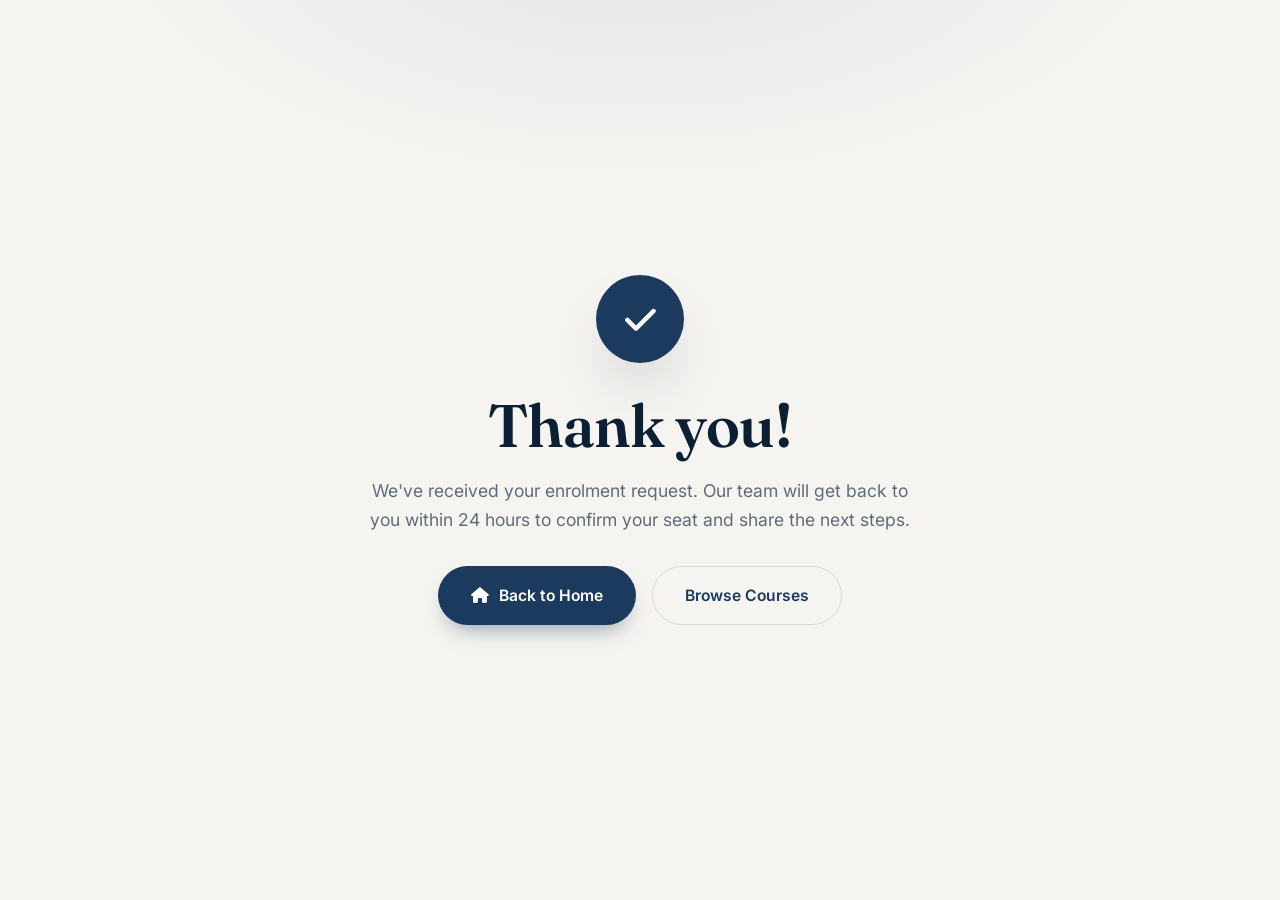
<file: thanks.html>
<!DOCTYPE html>
<html lang="en">

<head>
    <meta charset="UTF-8">
    <meta name="viewport" content="width=device-width, initial-scale=1.0">
    <title>Thank you, TeachMore</title>
    <meta name="robots" content="noindex">
    <link rel="icon" type="image/png" href="assets/favicon.png">

    <link rel="preconnect" href="https://fonts.googleapis.com">
    <link rel="preconnect" href="https://fonts.gstatic.com" crossorigin>
    <link rel="stylesheet" href="style.css">
    <link
        href="https://fonts.googleapis.com/css2?family=Fraunces:opsz,wght@9..144,500;9..144,600;9..144,700&family=Inter:wght@300;400;500;600;700&display=swap"
        rel="stylesheet">
    <link rel="stylesheet" href="https://cdnjs.cloudflare.com/ajax/libs/font-awesome/6.4.0/css/all.min.css"
        crossorigin="anonymous" referrerpolicy="no-referrer">
    <style>
        .thanks-wrap {
            min-height: 100vh;
            display: grid;
            place-items: center;
            text-align: center;
            padding: 2rem;
            background:
                radial-gradient(900px 450px at 50% -10%, rgba(28, 58, 94, 0.09), transparent 60%),
                var(--cream);
        }
        .thanks-card {
            max-width: 540px;
        }
        .thanks-icon {
            width: 88px; height: 88px;
            margin: 0 auto 1.75rem;
            border-radius: 50%;
            background: var(--ink);
            color: #fff;
            display: grid;
            place-items: center;
            font-size: 2.2rem;
            box-shadow: var(--shadow-lg);
        }
        .thanks-card p { color: var(--text-muted); font-size: 1.1rem; margin: 1rem 0 2rem; }
    </style>
</head>

<body>
    <div class="thanks-wrap">
        <div class="thanks-card">
            <div class="thanks-icon"><i class="fas fa-check"></i></div>
            <h1>Thank you!</h1>
            <p>We've received your enrolment request. Our team will get back to you within 24 hours to confirm your
                seat and share the next steps.</p>
            <div class="hero-buttons" style="justify-content:center;">
                <a href="index.html" class="btn btn-primary"><i class="fas fa-house"></i> Back to Home</a>
                <a href="courses.html" class="btn btn-secondary">Browse Courses</a>
            </div>
        </div>
    </div>
</body>

</html>
</file>
<file: style.css>
/* ==========================================================================
   TeachMore — Design System
   Palette: Ink Blue (logo) + Warm Cream (#f6f4f1)
   Type: Fraunces (serif display) + Inter (sans body)
   ========================================================================== */

:root {
    /* Brand — Ink Blue */
    --ink: #1c3a5e;
    --ink-dark: #142c48;
    --ink-deep: #0d1f33;
    --ink-mid: #2c5580;
    --ink-soft: rgba(28, 58, 94, 0.08);
    --ink-line: rgba(28, 58, 94, 0.14);

    /* Accent — Muted Brass (used sparingly for a mature feel) */
    --accent: #c1962f;
    --accent-dark: #a67e22;

    /* Neutrals */
    --cream: #f6f4f1;
    --cream-2: #efece7;
    --white: #ffffff;
    --text: #21303f;
    --text-muted: #5d6c7b;
    --border: #e6e1d9;

    /* Radius */
    --radius-sm: 10px;
    --radius-md: 16px;
    --radius-lg: 24px;
    --radius-full: 9999px;

    /* Shadow */
    --shadow-sm: 0 1px 2px rgba(13, 31, 51, 0.06);
    --shadow-md: 0 10px 30px -12px rgba(13, 31, 51, 0.18);
    --shadow-lg: 0 30px 60px -20px rgba(13, 31, 51, 0.28);

    --transition: all 0.3s cubic-bezier(0.4, 0, 0.2, 1);
    --header-h: 76px;
}

* {
    margin: 0;
    padding: 0;
    box-sizing: border-box;
}

html {
    scroll-behavior: smooth;
    scroll-padding-top: var(--header-h);
}

body {
    font-family: 'Inter', system-ui, -apple-system, sans-serif;
    line-height: 1.65;
    color: var(--text);
    background: var(--cream);
    overflow-x: hidden;
    -webkit-font-smoothing: antialiased;
}

.container {
    max-width: 1180px;
    margin: 0 auto;
    padding: 0 28px;
}

/* Typography */
h1, h2, h3, h4 {
    font-family: 'Fraunces', 'Times New Roman', serif;
    color: var(--ink-deep);
    font-weight: 600;
    line-height: 1.15;
    letter-spacing: -0.01em;
}

h1 { font-size: clamp(2.4rem, 5vw, 3.75rem); }
h2 { font-size: clamp(1.9rem, 3.6vw, 2.85rem); }
h3 { font-size: 1.4rem; }

a { color: inherit; }

.eyebrow {
    display: inline-flex;
    align-items: center;
    gap: 0.55rem;
    font-family: 'Inter', sans-serif;
    font-size: 0.78rem;
    font-weight: 600;
    letter-spacing: 0.18em;
    text-transform: uppercase;
    color: var(--accent-dark);
    margin-bottom: 1rem;
}
.eyebrow::before {
    content: '';
    width: 26px;
    height: 1.5px;
    background: var(--accent);
}

.section-head {
    max-width: 640px;
    margin: 0 auto 3.5rem;
    text-align: center;
}
.section-head .eyebrow { justify-content: center; }
.section-head p {
    color: var(--text-muted);
    font-size: 1.1rem;
    margin-top: 1rem;
}

/* ============================ Buttons ============================ */
.btn {
    padding: 0.95rem 2rem;
    border-radius: var(--radius-full);
    text-decoration: none;
    font-weight: 600;
    font-size: 0.98rem;
    transition: var(--transition);
    display: inline-flex;
    align-items: center;
    gap: 0.6rem;
    cursor: pointer;
    border: 1.5px solid transparent;
    font-family: 'Inter', sans-serif;
}
.btn-primary {
    background: var(--ink);
    color: var(--white);
    box-shadow: 0 12px 24px -12px rgba(28, 58, 94, 0.6);
}
.btn-primary:hover {
    background: var(--ink-dark);
    transform: translateY(-2px);
    box-shadow: 0 18px 30px -12px rgba(28, 58, 94, 0.65);
}
.btn-secondary {
    background: transparent;
    color: var(--ink);
    border-color: var(--ink-line);
}
.btn-secondary:hover {
    border-color: var(--ink);
    background: var(--ink-soft);
    transform: translateY(-2px);
}
.btn-accent {
    background: var(--accent);
    color: #2a2007;
    box-shadow: 0 12px 24px -12px rgba(193, 150, 47, 0.7);
}
.btn-accent:hover {
    background: var(--accent-dark);
    color: var(--white);
    transform: translateY(-2px);
}

/* ============================ Navbar ============================ */
.navbar {
    position: fixed;
    top: 0;
    width: 100%;
    background: rgba(246, 244, 241, 0.82);
    backdrop-filter: blur(14px);
    -webkit-backdrop-filter: blur(14px);
    border-bottom: 1px solid transparent;
    z-index: 1000;
    transition: var(--transition);
}
.navbar.scrolled {
    background: rgba(246, 244, 241, 0.95);
    border-bottom-color: var(--border);
    box-shadow: var(--shadow-sm);
}
.nav-container {
    max-width: 1180px;
    margin: 0 auto;
    padding: 0 28px;
    height: var(--header-h);
    display: flex;
    justify-content: space-between;
    align-items: center;
}
.nav-logo img {
    height: 42px;
    width: auto;
    display: block;
}
.nav-menu {
    display: flex;
    list-style: none;
    gap: 2.2rem;
    align-items: center;
}
.nav-menu > li > a {
    text-decoration: none;
    color: var(--text);
    font-weight: 500;
    font-size: 0.95rem;
    position: relative;
    transition: var(--transition);
    padding: 0.3rem 0;
}
.nav-menu > li > a::after {
    content: '';
    position: absolute;
    bottom: -2px;
    left: 0;
    width: 0;
    height: 2px;
    background: var(--ink);
    transition: var(--transition);
}
.nav-menu > li > a:hover,
.nav-menu > li > a.active {
    color: var(--ink);
}
.nav-menu > li > a:hover::after,
.nav-menu > li > a.active::after {
    width: 100%;
}
.nav-menu .nav-cta {
    padding: 0.6rem 1.4rem;
    background: var(--ink);
    color: var(--white);
    border-radius: var(--radius-full);
    text-decoration: none;
    font-weight: 600;
    font-size: 0.9rem;
    transition: var(--transition);
}
.nav-menu .nav-cta:hover {
    background: var(--ink-dark);
    transform: translateY(-1px);
}
.nav-menu .nav-cta::after { display: none; }

.hamburger {
    display: none;
    cursor: pointer;
    z-index: 1001;
    background: none;
    border: none;
    padding: 4px;
}
.hamburger span {
    display: block;
    width: 26px;
    height: 2px;
    background: var(--ink-deep);
    margin: 6px 0;
    transition: var(--transition);
    border-radius: 2px;
}

/* ============================ Hero ============================ */
.hero {
    padding: calc(var(--header-h) + 90px) 0 110px;
    background:
        radial-gradient(1000px 500px at 85% -10%, rgba(28, 58, 94, 0.08), transparent 60%),
        var(--cream);
    position: relative;
    overflow: hidden;
}
.hero-grid {
    display: grid;
    grid-template-columns: 1.05fr 0.95fr;
    gap: 4.5rem;
    align-items: center;
}
.hero-title { margin-bottom: 1.4rem; }
.hero-title .u {
    position: relative;
    color: var(--ink);
    white-space: nowrap;
}
.hero-title .u::after {
    content: '';
    position: absolute;
    left: 0;
    bottom: 0.08em;
    width: 100%;
    height: 0.28em;
    background: rgba(193, 150, 47, 0.28);
    z-index: -1;
    border-radius: 2px;
}
.hero-subtitle {
    font-size: 1.18rem;
    color: var(--text-muted);
    margin-bottom: 2.4rem;
    max-width: 540px;
}
.hero-buttons {
    display: flex;
    gap: 1rem;
    flex-wrap: wrap;
}
.hero-trust {
    display: flex;
    gap: 2.5rem;
    margin-top: 3rem;
    padding-top: 2rem;
    border-top: 1px solid var(--border);
}
.hero-trust .num {
    font-family: 'Fraunces', serif;
    font-size: 2rem;
    font-weight: 600;
    color: var(--ink);
    display: block;
    line-height: 1;
}
.hero-trust .lbl {
    font-size: 0.8rem;
    color: var(--text-muted);
    text-transform: uppercase;
    letter-spacing: 0.08em;
}

/* Hero visual — layered cards */
.hero-visual { position: relative; min-height: 420px; }
.hero-panel {
    position: absolute;
    inset: 0;
    background: linear-gradient(155deg, var(--ink) 0%, var(--ink-deep) 100%);
    border-radius: var(--radius-lg);
    box-shadow: var(--shadow-lg);
    overflow: hidden;
}
.hero-panel::before {
    content: '';
    position: absolute;
    inset: 0;
    background-image:
        radial-gradient(circle at 20% 20%, rgba(255, 255, 255, 0.08) 0, transparent 40%),
        radial-gradient(circle at 80% 90%, rgba(193, 150, 47, 0.18) 0, transparent 45%);
}
.hero-panel .quote {
    position: absolute;
    left: 32px;
    right: 32px;
    bottom: 32px;
    color: rgba(255, 255, 255, 0.92);
    font-family: 'Fraunces', serif;
    font-size: 1.3rem;
    line-height: 1.4;
}
.hero-panel .quote span {
    display: block;
    margin-top: 0.9rem;
    font-family: 'Inter', sans-serif;
    font-size: 0.85rem;
    color: rgba(255, 255, 255, 0.6);
    letter-spacing: 0.05em;
}
.floating-card {
    position: absolute;
    background: var(--white);
    border: 1px solid var(--border);
    border-radius: var(--radius-md);
    padding: 1rem 1.25rem;
    display: flex;
    align-items: center;
    gap: 0.85rem;
    box-shadow: var(--shadow-md);
    animation: float 6s ease-in-out infinite;
}
.floating-card i {
    width: 40px; height: 40px;
    display: grid; place-items: center;
    border-radius: 10px;
    background: var(--ink-soft);
    color: var(--ink);
    font-size: 1.1rem;
}
.floating-card b { font-size: 0.92rem; color: var(--ink-deep); font-weight: 600; }
.floating-card small { display: block; color: var(--text-muted); font-size: 0.75rem; }
.fc-1 { top: 6%; left: -6%; animation-delay: 0s; }
.fc-2 { bottom: 10%; right: -8%; animation-delay: 2.5s; }

@keyframes float {
    0%, 100% { transform: translateY(0); }
    50% { transform: translateY(-16px); }
}

/* ============================ About ============================ */
.about {
    padding: 100px 0;
    background: var(--white);
}
.about-grid {
    display: grid;
    grid-template-columns: 1fr 1fr;
    gap: 5rem;
    align-items: center;
}
.about p {
    color: var(--text-muted);
    font-size: 1.08rem;
    margin: 1rem 0;
}
.about-image {
    aspect-ratio: 4 / 3.4;
    border-radius: var(--radius-lg);
    background:
        radial-gradient(circle at 30% 25%, rgba(255, 255, 255, 0.12), transparent 40%),
        linear-gradient(150deg, var(--ink-mid), var(--ink-deep));
    box-shadow: var(--shadow-lg);
    display: grid;
    place-items: center;
    color: rgba(255, 255, 255, 0.9);
    position: relative;
    overflow: hidden;
}
.about-image .ph-badge {
    position: absolute;
    bottom: 20px; left: 20px; right: 20px;
    background: rgba(255, 255, 255, 0.1);
    backdrop-filter: blur(4px);
    border: 1px solid rgba(255, 255, 255, 0.16);
    border-radius: var(--radius-md);
    padding: 1rem 1.25rem;
    text-align: left;
}
.about-image .ph-badge b { font-family: 'Fraunces', serif; font-size: 1.1rem; }
.about-image .ph-badge span { display: block; font-size: 0.82rem; color: rgba(255,255,255,0.7); }
.about-image > i { font-size: 4.5rem; opacity: 0.85; }

.about-values {
    display: flex;
    flex-direction: column;
    gap: 1rem;
    margin-top: 2rem;
}
.about-values .v {
    display: flex;
    gap: 0.9rem;
    align-items: flex-start;
}
.about-values .v i { color: var(--accent-dark); margin-top: 4px; }
.about-values .v b { color: var(--ink-deep); }

/* ============================ Services (Matching) ============================ */
.services {
    padding: 100px 0;
    background: var(--cream);
}
.services-grid {
    display: grid;
    grid-template-columns: repeat(auto-fill, minmax(300px, 1fr));
    gap: 1.5rem;
}
.service-item {
    background: var(--white);
    border: 1px solid var(--border);
    border-radius: var(--radius-lg);
    padding: 2.2rem;
    transition: var(--transition);
    display: flex;
    flex-direction: column;
}
.service-item:hover {
    transform: translateY(-6px);
    box-shadow: var(--shadow-lg);
    border-color: var(--ink-line);
}
.service-icon {
    width: 58px;
    height: 58px;
    border-radius: 14px;
    background: var(--ink);
    color: var(--white);
    display: grid;
    place-items: center;
    font-size: 1.35rem;
    margin-bottom: 1.5rem;
}
.service-item h3 { color: var(--ink-deep); margin-bottom: 0.7rem; }
.service-item p {
    color: var(--text-muted);
    font-size: 0.98rem;
    margin-bottom: 1.75rem;
    flex-grow: 1;
}
.service-link {
    color: var(--ink);
    text-decoration: none;
    font-weight: 600;
    font-size: 0.95rem;
    display: inline-flex;
    align-items: center;
    gap: 0.5rem;
    transition: var(--transition);
}
.service-link.whatsapp { color: #128c4b; }
.service-link:hover { gap: 0.8rem; }
.service-item .tag {
    align-self: flex-start;
    font-size: 0.7rem;
    font-weight: 600;
    letter-spacing: 0.08em;
    text-transform: uppercase;
    color: var(--accent-dark);
    background: rgba(193, 150, 47, 0.12);
    padding: 0.25rem 0.7rem;
    border-radius: var(--radius-full);
    margin-bottom: 1.25rem;
}

/* ============================ CTA band ============================ */
.cta-band {
    padding: 90px 0;
    background: var(--ink-deep);
    position: relative;
    overflow: hidden;
}
.cta-band::before {
    content: '';
    position: absolute;
    inset: 0;
    background:
        radial-gradient(600px 300px at 15% 0%, rgba(193, 150, 47, 0.18), transparent 60%),
        radial-gradient(600px 300px at 90% 100%, rgba(44, 85, 128, 0.5), transparent 60%);
}
.cta-inner {
    position: relative;
    text-align: center;
    max-width: 680px;
    margin: 0 auto;
}
.cta-inner h2 { color: var(--white); margin-bottom: 1rem; }
.cta-inner p { color: rgba(255, 255, 255, 0.75); font-size: 1.12rem; margin-bottom: 2.2rem; }

/* ============================ Contact ============================ */
.contact {
    padding: 100px 0;
    background: var(--white);
}
.contact-links {
    display: grid;
    grid-template-columns: 1fr 1fr;
    gap: 1.5rem;
    max-width: 760px;
    margin: 0 auto;
}
.contact-link {
    background: var(--cream);
    padding: 1.75rem;
    border-radius: var(--radius-md);
    text-decoration: none;
    display: flex;
    align-items: center;
    gap: 1.25rem;
    transition: var(--transition);
    border: 1px solid var(--border);
}
.contact-link:hover {
    transform: translateY(-4px);
    box-shadow: var(--shadow-md);
    background: var(--white);
}
.contact-link i { font-size: 1.9rem; }
.contact-link.whatsapp-link i { color: #25d366; }
.contact-link.facebook-link i { color: #1877f2; }
.contact-link h3 { font-size: 1.15rem; margin-bottom: 0.15rem; }
.contact-link p { font-size: 0.9rem; color: var(--text-muted); }

/* ============================ Footer ============================ */
.footer {
    background: var(--ink-deep);
    color: rgba(255, 255, 255, 0.72);
    padding: 72px 0 32px;
}
.footer-content {
    display: grid;
    grid-template-columns: 1.6fr 1fr 1fr 1fr;
    gap: 3rem;
    margin-bottom: 3rem;
}
.footer-brand img {
    height: 40px;
    margin-bottom: 1.25rem;
    filter: brightness(0) invert(1);
    opacity: 0.95;
}
.footer-description { font-size: 0.92rem; margin-bottom: 1.5rem; max-width: 300px; }
.social-links { display: flex; gap: 0.75rem; }
.social-links a {
    width: 42px; height: 42px;
    border-radius: 50%;
    background: rgba(255, 255, 255, 0.08);
    color: var(--white);
    display: grid;
    place-items: center;
    text-decoration: none;
    transition: var(--transition);
}
.social-links a:hover { background: var(--accent); color: var(--ink-deep); transform: translateY(-3px); }
.footer-section h4 {
    font-family: 'Inter', sans-serif;
    font-size: 0.8rem;
    text-transform: uppercase;
    letter-spacing: 0.12em;
    margin-bottom: 1.25rem;
    color: var(--white);
}
.footer-section ul { list-style: none; }
.footer-section li { margin-bottom: 0.8rem; }
.footer-section a {
    text-decoration: none;
    color: rgba(255, 255, 255, 0.65);
    font-size: 0.92rem;
    transition: var(--transition);
}
.footer-section a:hover { color: var(--accent); }
.footer-bottom {
    padding-top: 2rem;
    border-top: 1px solid rgba(255, 255, 255, 0.1);
    text-align: center;
    font-size: 0.85rem;
    color: rgba(255, 255, 255, 0.5);
}

/* ============================ Sub-page hero ============================ */
.page-hero {
    padding: calc(var(--header-h) + 70px) 0 60px;
    background:
        radial-gradient(800px 400px at 90% -20%, rgba(28, 58, 94, 0.09), transparent 60%),
        var(--cream);
    text-align: center;
}
.page-hero p {
    color: var(--text-muted);
    font-size: 1.12rem;
    max-width: 620px;
    margin: 1rem auto 0;
}
.breadcrumb {
    font-size: 0.85rem;
    color: var(--text-muted);
    margin-bottom: 1.25rem;
}
.breadcrumb a { color: var(--ink); text-decoration: none; font-weight: 500; }
.breadcrumb a:hover { text-decoration: underline; }

/* ============================ Courses listing ============================ */
.courses-list { padding: 70px 0 100px; background: var(--cream); }
.courses-grid {
    display: grid;
    grid-template-columns: repeat(auto-fill, minmax(340px, 1fr));
    gap: 2rem;
}
.course-card {
    background: var(--white);
    border: 1px solid var(--border);
    border-radius: var(--radius-lg);
    overflow: hidden;
    transition: var(--transition);
    display: flex;
    flex-direction: column;
    text-decoration: none;
    color: inherit;
}
.course-card:hover {
    transform: translateY(-8px);
    box-shadow: var(--shadow-lg);
    border-color: var(--ink-line);
}
.course-card .thumb {
    aspect-ratio: 16 / 9;
    position: relative;
    background: linear-gradient(150deg, var(--ink-mid), var(--ink-deep));
    display: grid;
    place-items: center;
    color: rgba(255, 255, 255, 0.9);
    overflow: hidden;
}
.course-card .thumb::before {
    content: '';
    position: absolute;
    inset: 0;
    background:
        radial-gradient(circle at 25% 20%, rgba(255, 255, 255, 0.12), transparent 45%),
        radial-gradient(circle at 85% 90%, rgba(193, 150, 47, 0.22), transparent 45%);
}
.course-card .thumb i { font-size: 3.2rem; position: relative; opacity: 0.9; }
.course-card .thumb .pill {
    position: absolute;
    top: 14px; left: 14px;
    background: rgba(255, 255, 255, 0.95);
    color: var(--ink-deep);
    font-size: 0.72rem;
    font-weight: 700;
    letter-spacing: 0.05em;
    text-transform: uppercase;
    padding: 0.3rem 0.75rem;
    border-radius: var(--radius-full);
}
.course-card .body { padding: 1.75rem; display: flex; flex-direction: column; flex-grow: 1; }
.course-card .meta {
    display: flex;
    gap: 1.1rem;
    flex-wrap: wrap;
    font-size: 0.82rem;
    color: var(--text-muted);
    margin-bottom: 0.9rem;
}
.course-card .meta span { display: inline-flex; align-items: center; gap: 0.4rem; }
.course-card .meta i { color: var(--accent-dark); }
.course-card h3 { color: var(--ink-deep); margin-bottom: 0.6rem; }
.course-card p { color: var(--text-muted); font-size: 0.95rem; margin-bottom: 1.5rem; flex-grow: 1; }
.course-card .go {
    color: var(--ink);
    font-weight: 600;
    font-size: 0.95rem;
    display: inline-flex;
    align-items: center;
    gap: 0.5rem;
    transition: var(--transition);
}
.course-card:hover .go { gap: 0.8rem; }

.courses-empty {
    grid-column: 1 / -1;
    text-align: center;
    color: var(--text-muted);
    padding: 3rem;
    border: 1.5px dashed var(--border);
    border-radius: var(--radius-lg);
}

/* ============================ Course detail ============================ */
.course-hero { padding: calc(var(--header-h) + 60px) 0 80px; background: var(--cream); }
.course-hero-grid {
    display: grid;
    grid-template-columns: 1.05fr 0.95fr;
    gap: 4rem;
    align-items: center;
}
.course-badges { display: flex; gap: 0.6rem; flex-wrap: wrap; margin-bottom: 1.25rem; }
.course-badges .b {
    font-size: 0.76rem;
    font-weight: 600;
    letter-spacing: 0.04em;
    padding: 0.35rem 0.85rem;
    border-radius: var(--radius-full);
    background: var(--ink-soft);
    color: var(--ink);
}
.course-badges .b.accent { background: rgba(193, 150, 47, 0.14); color: var(--accent-dark); }
.course-hero h1 { margin-bottom: 1.1rem; }
.course-hero .lead { font-size: 1.15rem; color: var(--text-muted); margin-bottom: 1.75rem; }
.course-facts {
    display: grid;
    grid-template-columns: repeat(2, auto);
    gap: 1rem 2.5rem;
    margin: 1.75rem 0 2.25rem;
}
.course-facts .f { display: flex; align-items: center; gap: 0.7rem; font-size: 0.95rem; }
.course-facts .f i {
    width: 38px; height: 38px;
    display: grid; place-items: center;
    border-radius: 10px;
    background: var(--white);
    border: 1px solid var(--border);
    color: var(--ink);
}
.course-facts .f b { color: var(--ink-deep); display: block; font-size: 0.95rem; }
.course-facts .f small { color: var(--text-muted); }

.course-hero-media {
    aspect-ratio: 4 / 4.3;
    border-radius: var(--radius-lg);
    background:
        radial-gradient(circle at 25% 20%, rgba(255, 255, 255, 0.14), transparent 42%),
        linear-gradient(155deg, var(--ink-mid), var(--ink-deep));
    box-shadow: var(--shadow-lg);
    position: relative;
    display: grid;
    place-items: center;
    color: rgba(255, 255, 255, 0.92);
    overflow: hidden;
}
.course-hero-media > i { font-size: 5rem; opacity: 0.85; }
.course-hero-media > img { width: 100%; height: 100%; object-fit: cover; display: block; }
.course-hero-media .cap {
    position: absolute;
    bottom: 22px; left: 22px; right: 22px;
    background: rgba(255, 255, 255, 0.1);
    backdrop-filter: blur(4px);
    border: 1px solid rgba(255, 255, 255, 0.16);
    border-radius: var(--radius-md);
    padding: 0.9rem 1.15rem;
    font-size: 0.82rem;
    color: rgba(255, 255, 255, 0.85);
    text-align: left;
}

/* Section wrappers on course page */
.section { padding: 90px 0; }
.section.alt { background: var(--white); }
.section.cream { background: var(--cream); }
.section-title-left { max-width: 640px; margin-bottom: 2.5rem; }
.section-title-left p { color: var(--text-muted); font-size: 1.05rem; margin-top: 0.75rem; }

/* Overview / description */
.overview-grid { display: grid; grid-template-columns: 1.4fr 0.9fr; gap: 3.5rem; align-items: start; }
.overview-grid .prose p { color: var(--text-muted); font-size: 1.05rem; margin-bottom: 1.1rem; }
.overview-grid .prose h3 { font-size: 1.2rem; margin-bottom: 0.6rem; }
.overview-grid .prose ul { color: var(--text-muted); font-size: 1.05rem; margin: 0 0 1.1rem 1.2rem; padding-left: 0.6rem; }
.overview-grid .prose ul li { margin-bottom: 0.45rem; }
.outcomes {
    background: var(--cream);
    border: 1px solid var(--border);
    border-radius: var(--radius-lg);
    padding: 2rem;
}
.section.cream .outcomes { background: var(--white); }
.outcomes h4 { font-family: 'Inter', sans-serif; font-size: 0.82rem; letter-spacing: 0.1em; text-transform: uppercase; color: var(--accent-dark); margin-bottom: 1.25rem; }
.outcomes ul { list-style: none; }
.outcomes li {
    display: flex;
    gap: 0.75rem;
    align-items: flex-start;
    margin-bottom: 0.9rem;
    font-size: 0.98rem;
    color: var(--text);
}
.outcomes li i { color: var(--ink); margin-top: 4px; }

/* Curriculum accordion */
.curriculum { max-width: 820px; margin: 0 auto; }
.module {
    background: var(--white);
    border: 1px solid var(--border);
    border-radius: var(--radius-md);
    margin-bottom: 1rem;
    overflow: hidden;
    transition: var(--transition);
}
.section.alt .module { background: var(--cream); }
.module.open { box-shadow: var(--shadow-md); border-color: var(--ink-line); }
.module-head {
    display: flex;
    align-items: center;
    gap: 1.1rem;
    padding: 1.4rem 1.6rem;
    cursor: pointer;
    user-select: none;
}
.module-head .idx {
    width: 40px; height: 40px;
    flex-shrink: 0;
    border-radius: 10px;
    background: var(--ink);
    color: var(--white);
    display: grid;
    place-items: center;
    font-family: 'Fraunces', serif;
    font-weight: 600;
}
.module-head .t { flex-grow: 1; }
.module-head .t b { display: block; color: var(--ink-deep); font-size: 1.05rem; }
.module-head .t small { color: var(--text-muted); font-size: 0.85rem; }
.module-head .chev { color: var(--ink); transition: var(--transition); }
.module.open .chev { transform: rotate(180deg); }
.module-body {
    max-height: 0;
    overflow: hidden;
    transition: max-height 0.35s ease;
}
.module-body ul {
    list-style: none;
    padding: 0 1.6rem 1.5rem 5.1rem;
}
.module-body li {
    padding: 0.5rem 0;
    color: var(--text-muted);
    font-size: 0.97rem;
    border-top: 1px solid var(--border);
    display: flex;
    gap: 0.6rem;
    align-items: center;
}
.module-body li:first-child { border-top: none; }
.module-body li i { color: var(--accent-dark); font-size: 0.8rem; }

/* Instructor */
.instructor-card {
    display: grid;
    grid-template-columns: 260px 1fr;
    gap: 3rem;
    align-items: center;
    background: var(--white);
    border: 1px solid var(--border);
    border-radius: var(--radius-lg);
    padding: 2.5rem;
    box-shadow: var(--shadow-md);
}
.section.cream .instructor-card { background: var(--white); }
.instructor-photo {
    aspect-ratio: 1;
    border-radius: var(--radius-lg);
    background: linear-gradient(150deg, var(--ink-mid), var(--ink-deep));
    display: grid;
    place-items: center;
    color: var(--white);
    font-family: 'Fraunces', serif;
    font-size: 3.5rem;
    font-weight: 600;
    position: relative;
    overflow: hidden;
}
.instructor-photo i { font-size: 3.5rem; opacity: 0.9; }
.instructor-photo img { width: 100%; height: 100%; object-fit: cover; display: block; }
.instructor-info h3 { color: var(--ink-deep); margin-bottom: 0.3rem; }
.instructor-info .role { color: var(--accent-dark); font-weight: 600; font-size: 0.95rem; margin-bottom: 1rem; }
.instructor-info p { color: var(--text-muted); margin-bottom: 1rem; }
.instructor-creds { display: flex; flex-wrap: wrap; gap: 0.6rem; }
.instructor-creds span {
    font-size: 0.82rem;
    background: var(--ink-soft);
    color: var(--ink);
    padding: 0.35rem 0.85rem;
    border-radius: var(--radius-full);
    display: inline-flex;
    align-items: center;
    gap: 0.4rem;
}

/* Testimonials */
.testimonials-grid {
    display: grid;
    grid-template-columns: repeat(auto-fill, minmax(320px, 1fr));
    gap: 1.5rem;
}
.testimonial {
    background: var(--white);
    border: 1px solid var(--border);
    border-radius: var(--radius-lg);
    padding: 2rem;
    display: flex;
    flex-direction: column;
}
.section.alt .testimonial { background: var(--cream); }
.testimonial .stars { color: var(--accent); margin-bottom: 1rem; font-size: 0.9rem; letter-spacing: 2px; }
.testimonial .quote { font-size: 1.02rem; color: var(--text); font-style: italic; margin-bottom: 1.5rem; flex-grow: 1; }
.testimonial .who { display: flex; align-items: center; gap: 0.85rem; }
.testimonial .avatar {
    width: 46px; height: 46px;
    border-radius: 50%;
    background: var(--ink);
    color: var(--white);
    display: grid;
    place-items: center;
    font-weight: 600;
    font-size: 1rem;
}
.testimonial .who b { display: block; color: var(--ink-deep); font-size: 0.95rem; }
.testimonial .who small { color: var(--text-muted); font-size: 0.83rem; }

/* Enroll form */
.enroll {
    padding: 90px 0;
    background: var(--ink-deep);
    position: relative;
    overflow: hidden;
}
.enroll::before {
    content: '';
    position: absolute;
    inset: 0;
    background:
        radial-gradient(700px 350px at 10% 0%, rgba(193, 150, 47, 0.16), transparent 60%),
        radial-gradient(700px 350px at 95% 100%, rgba(44, 85, 128, 0.55), transparent 60%);
}
.enroll-grid {
    position: relative;
    display: grid;
    grid-template-columns: 1fr 1.1fr;
    gap: 4rem;
    align-items: center;
}
.enroll-copy .eyebrow { color: var(--accent); }
.enroll-copy h2 { color: var(--white); margin-bottom: 1rem; }
.enroll-copy p { color: rgba(255, 255, 255, 0.75); font-size: 1.08rem; margin-bottom: 1.75rem; }
.enroll-copy .points { list-style: none; }
.enroll-copy .points li {
    display: flex;
    gap: 0.75rem;
    align-items: center;
    color: rgba(255, 255, 255, 0.88);
    margin-bottom: 0.85rem;
    font-size: 0.98rem;
}
.enroll-copy .points i { color: var(--accent); }

.form-card {
    background: var(--white);
    border-radius: var(--radius-lg);
    padding: 2.5rem;
    box-shadow: var(--shadow-lg);
}
.form-card h3 { color: var(--ink-deep); margin-bottom: 0.4rem; }
.form-card .sub { color: var(--text-muted); font-size: 0.92rem; margin-bottom: 1.75rem; }
.form-field { margin-bottom: 1.15rem; }
.form-field label {
    display: block;
    font-size: 0.85rem;
    font-weight: 600;
    color: var(--ink-deep);
    margin-bottom: 0.5rem;
}
.form-field label .req { color: var(--accent-dark); }
.form-field input,
.form-field textarea,
.form-field select {
    width: 100%;
    padding: 0.85rem 1rem;
    border: 1.5px solid var(--border);
    border-radius: var(--radius-sm);
    font-family: 'Inter', sans-serif;
    font-size: 0.97rem;
    color: var(--text);
    background: var(--cream);
    transition: var(--transition);
}
.form-field input:focus,
.form-field textarea:focus,
.form-field select:focus {
    outline: none;
    border-color: var(--ink);
    background: var(--white);
    box-shadow: 0 0 0 4px var(--ink-soft);
}
.form-field textarea { resize: vertical; min-height: 96px; }
.form-row { display: grid; grid-template-columns: 1fr 1fr; gap: 1.15rem; }
.form-card .btn { width: 100%; justify-content: center; margin-top: 0.5rem; }
.form-note { font-size: 0.8rem; color: var(--text-muted); text-align: center; margin-top: 1rem; }

/* Locked "Referred by" field (arrived via referral link) */
.form-field input.is-locked {
    background: var(--cream-2);
    color: var(--ink-deep);
    font-weight: 600;
    cursor: default;
}

/* ============================ Enrolment success + referral ============================ */
.enroll-success { text-align: center; }
.enroll-success .success-icon {
    width: 68px; height: 68px; margin: 0 auto 1.1rem;
    display: grid; place-items: center;
    border-radius: var(--radius-full);
    background: rgba(193, 150, 47, 0.12);
    color: var(--accent-dark);
    font-size: 2rem;
}
.enroll-success h3 { color: var(--ink-deep); margin-bottom: 0.5rem; }
.enroll-success .sub { color: var(--text-muted); font-size: 0.95rem; margin-bottom: 1.75rem; }

.referral-callout {
    text-align: left;
    background: var(--cream);
    border: 1px solid var(--border);
    border-radius: var(--radius-md);
    padding: 1.35rem;
}
.referral-callout p { color: var(--text); font-size: 0.95rem; margin-bottom: 1rem; }
.referral-callout p i { color: var(--accent-dark); margin-right: 0.35rem; }

.referral-box { display: flex; gap: 0.6rem; align-items: stretch; }
.referral-link {
    flex: 1; min-width: 0;
    border: 1px solid var(--border);
    border-radius: var(--radius-sm);
    padding: 0.7rem 0.85rem;
    font-size: 0.9rem;
    color: var(--ink-deep);
    background: var(--white);
}
.copy-btn {
    display: inline-flex; align-items: center; gap: 0.4rem;
    white-space: nowrap;
    border: none; cursor: pointer;
    border-radius: var(--radius-sm);
    padding: 0.7rem 1rem;
    font-size: 0.9rem; font-weight: 600;
    background: var(--ink); color: var(--white);
    transition: var(--transition);
}
.copy-btn:hover { background: var(--ink-dark); }
.copy-btn.copied { background: var(--accent-dark); }

@media (max-width: 520px) {
    .referral-box { flex-direction: column; }
    .copy-btn { justify-content: center; }
}

/* ============================ Animations ============================ */
.fade-up {
    opacity: 0;
    transform: translateY(28px);
    transition: opacity 0.7s ease, transform 0.7s ease;
}
.fade-up.visible { opacity: 1; transform: translateY(0); }

/* ============================ Responsive ============================ */
@media (max-width: 1024px) {
    .hero-grid, .about-grid, .overview-grid,
    .course-hero-grid, .enroll-grid { gap: 3rem; }
    .instructor-card { grid-template-columns: 200px 1fr; gap: 2rem; }
}

@media (max-width: 860px) {
    .nav-menu {
        position: fixed;
        top: 0; right: 0;
        width: min(78%, 320px);
        height: 100vh;
        background: var(--white);
        flex-direction: column;
        justify-content: center;
        gap: 1.75rem;
        transform: translateX(100%);
        transition: transform 0.4s cubic-bezier(0.4, 0, 0.2, 1);
        box-shadow: -20px 0 40px rgba(13, 31, 51, 0.15);
        padding: 2rem;
    }
    .nav-menu.active { transform: translateX(0); }
    .nav-menu > li > a { font-size: 1.1rem; }
    .hamburger { display: block; }
    .hamburger.active span:nth-child(1) { transform: rotate(45deg) translate(6px, 6px); }
    .hamburger.active span:nth-child(2) { opacity: 0; }
    .hamburger.active span:nth-child(3) { transform: rotate(-45deg) translate(6px, -6px); }

    .hero-grid, .about-grid, .overview-grid,
    .course-hero-grid, .enroll-grid { grid-template-columns: 1fr; }
    .hero { text-align: center; padding-top: calc(var(--header-h) + 60px); }
    .hero-subtitle { margin-left: auto; margin-right: auto; }
    .hero-buttons, .hero-trust { justify-content: center; }
    .hero-trust { display: inline-flex; }
    .hero-visual { display: none; }
    .about-image { order: -1; max-width: 460px; }
    .course-hero-media { max-width: 460px; margin: 0 auto; }
    .instructor-card { grid-template-columns: 1fr; text-align: center; }
    .instructor-photo { max-width: 180px; margin: 0 auto; }
    .instructor-creds { justify-content: center; }
    .enroll-copy { text-align: center; }
    .enroll-copy .eyebrow, .enroll-copy .points li { justify-content: center; }
}

@media (max-width: 560px) {
    .container, .nav-container { padding: 0 18px; }
    .contact-links, .form-row, .course-facts { grid-template-columns: 1fr; }
    .hero-trust { gap: 1.5rem; flex-wrap: wrap; }
    .footer-content { grid-template-columns: 1fr 1fr; gap: 2rem; }
    .footer-brand { grid-column: 1 / -1; }
    .btn { width: 100%; justify-content: center; }
    .hero-buttons { flex-direction: column; }
    .service-item, .form-card, .instructor-card { padding: 1.75rem; }
    .module-body ul { padding-left: 1.6rem; }
}

/* ============================ Arabic (RTL) pages ============================ */
.rtl,
.rtl h1, .rtl h2, .rtl h3, .rtl h4,
.rtl .eyebrow, .rtl .btn,
.rtl .form-field input,
.rtl .form-field textarea,
.rtl .form-field select {
    font-family: 'Tajawal', 'Inter', sans-serif;
}
.rtl .eyebrow { letter-spacing: 0; }
.rtl .form-field input[dir="ltr"] { text-align: right; }
.rtl .channel-btn { margin-top: 0.5rem; }
.form-error {
    color: #b3261e;
    font-size: 0.88rem;
    margin-bottom: 0.75rem;
}
</file>
